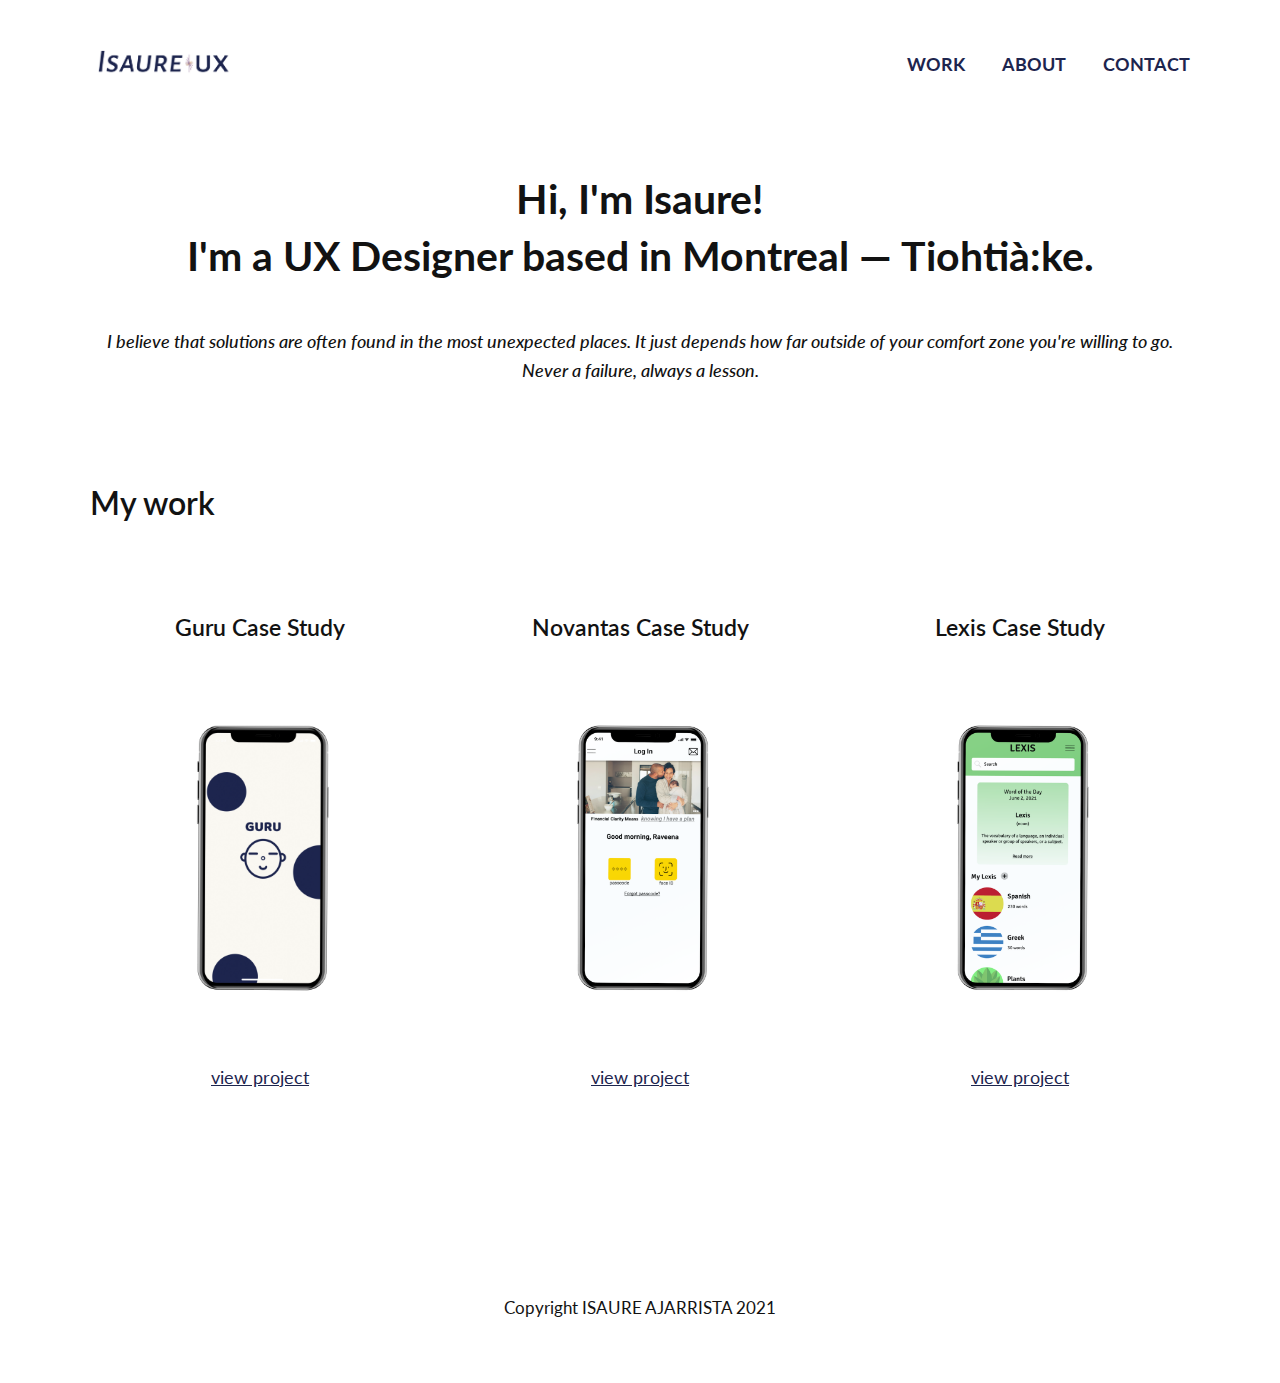
<file: index.html>
<!DOCTYPE html>
<html lang="en" dir="ltr">

<head>
<meta charset="utf-8">
<title>Isaure Ajarrista UX Designer Montreal</title>
 <link rel="shortcut icon" href="/favicon_package_v0.16/favicon.ico">
  <link rel="apple-touch-icon" sizes="180x180" href="favicon_package_v0.16/apple-touch-icon.png">
  <link rel="icon" type="image/png" sizes="32x32" href="favicon_package_v0.16/favicon-32x32.png">
  <link rel="icon" type="image/png" sizes="16x16" href="favicon_package_v0.16/favicon-16x16.png">
  <link rel="manifest" href="/site.webmanifest">
<link href="https://cdn.jsdelivr.net/npm/bootstrap@5.0.0-beta3/dist/css/bootstrap.min.css" rel="stylesheet" integrity="sha384-eOJMYsd53ii+scO/bJGFsiCZc+5NDVN2yr8+0RDqr0Ql0h+rP48ckxlpbzKgwra6" crossorigin="anonymous">
<meta name="msapplication-TileColor" content="#da532c">
<meta name="theme-color" content="#ffffff">
<link rel="stylesheet" type="text/css" href="https://necolas.github.io/normalize.css/8.0.1/normalize.css">
<link rel="stylesheet" type="text/css" href="css/style.css">
<link rel="stylesheet" type="text/css" href="css/bootstrap-grid.css">
<link rel="preconnect" href="https://fonts.gstatic.com">
<link href="https://fonts.googleapis.com/css2?family=Lato:wght@400;700&family=Roboto&display=swap" rel="stylesheet">
<link rel="stylesheet" href="https://use.fontawesome.com/releases/v5.15.3/css/all.css" integrity="sha384-SZXxX4whJ79/gErwcOYf+zWLeJdY/qpuqC4cAa9rOGUstPomtqpuNWT9wdPEn2fk" crossorigin="anonymous">
<meta name="viewport" content="width=device-width, initial-scale=1">
<!-- Global site tag (gtag.js) - Google Analytics -->
<script async src="https://www.googletagmanager.com/gtag/js?id=G-KWXFG2XT7S"></script>
<script>
  window.dataLayer = window.dataLayer || [];
  function gtag(){dataLayer.push(arguments);}
  gtag('js', new Date());

  gtag('config', 'G-KWXFG2XT7S');
</script>
</head>

<body>
  <!-- for the header -->
  <header id="header">
    <div class="container">
      <div class="navtoggle" id="myNavtoggle">
      <a href="index.html"><img src="img/me/banner-v2.png" class="logo" alt="Isaure's Logo"></a>
      <nav class="navigation">
        <ul>
          <li class="nav-container topBotomBordersOut"><a href="index.html">Work</a></li>
          <li class="nav-container topBotomBordersOut"> <a href="about.html#skills">About</a></li>
          <li class="nav-container topBotomBordersOut"><a href="contact.html" onclick="menuToggle()">Contact</a></li>
          <li><a href="javascript:void(0);" class="icon" onclick="menuToggle()"><i class="fas fa-bars"></i></a></li>
        </ul>
      </nav>
      </div>
    </div>
  </header>

  <main>
    <!-- for the hero section -->
    <div id="hero">
      <div class="container">
        <h1 class="title">Hi, I'm Isaure!<span> I'm a UX Designer based in Montreal — Tiohtià:ke. </span></h1>
        <p class="quote">I believe that solutions are often found in the most unexpected places. It just depends how far outside of your comfort zone you're willing to go. <span> Never a failure, always a lesson. </span></p>
      </div>
    </div>

    <!-- For works/projects -->
    <div id="projects">
      <div class="container">
        <h2> My work </h2>
        <div class="row">
          <!--open row that holds the 2 columns for project -->
          <div class="column col-md-6 col-lg-4">
            <div class="title-h3">
            <h3>Guru Case Study</h3>
            </div>
            <!-- open first column (image) -->
            <div class="img_wrap">
              <picture>
                <source srcset="img/guru/guruv2.png" media="(max-width:767px)">
               <img class= "img_img" src="img/guru/guruv2-1200.png" alt="Guru expert app mockup">
               <div class="overlay">
              <div class="text">
                <p> A web-based app that lets you contact an expert - mobile first design</p>
                <p> User Research, Usability Tests, Wireframing and Prototyping, Product Design</p></div>
                </div>
             </picture>
            </div>
            <div class="view-more">
             <p><a href="guru.html"> view project <i class="fas fa-angle-right"></i></a></p>
           </div>
           </div>
            

          <div class="column col-md-6 col-lg-4">
            <div class="title-h3"><h3>Novantas Case Study</h3></div>
            <div class="img_wrap">
              <picture>
                <source srcset="img/novantas-mockup.png" media="(max-width:767px)">
                <img class="img_img" src="img/novantas-mockup-1200.png" alt="Novantas app mockup">
                <div class="overlay">
                   <div class="text">
                 <p>Freelance contract.Signed NDA - limited information available online</p>
                 <p> UX Copy, Wireframing, Prototyping </p>
               </div>
             </div>
              </picture>
            </div>
            <div class="view-more">
            <p><a href="https://isaureaja.medium.com/creating-wireframes-for-customer-research-cbaf70f2c0a5"> view project <i class="fas fa-angle-right"></i></a></p></div>
            </div> 

        <div class="column col-md-6 col-lg-4">
            <div class="title-h3"><h3>Lexis Case Study</h3></div>
            <!-- open first column (image) -->
            <div class="img_wrap">
              <picture>
                <source srcset="img/lexis/home-page-mobile.png" media="(max-width:767px)">
               <img class= "img_img" src="img/lexis/home-page-mockup.png" alt="Lexis app mockup">
               <div class="overlay">
               <div class="text">
                <p class="img_description"> Mobile app - play games to learn words, learn a new word everyday</p>
                <p> Research, Usability Tests, Wireframing and Prototyping, Product Design</p></div>
              </div>
             </picture>
            </div>
            <div class=view-more>
            <p><a href="lexis.html"> view project <i class="fas fa-angle-right"></i></a></p>
          </div>
          </div>
        </div>
      </div>
    </div>       
  </main>

  <!-- for the footer -->
  <footer id="contact">
      <div class="socials">
      <!-- social media layout and placeholders -->
      <a href="https://www.linkedin.com/in/isaure/"><i class="fab fa-linkedin"></i></a>
      <a href="https://medium.com/@isaureaja"><i class="fab fa-medium"></i></a>
    </div>
    <div class="copyright">
      <p>Copyright ISAURE AJARRISTA 2021</p>
    </div>
  </footer>

  <!-- js script -->
  <script src="https://code.jquery.com/jquery-3.6.0.min.js" integrity="sha256-/xUj+3OJU5yExlq6GSYGSHk7tPXikynS7ogEvDej/m4=" crossorigin="anonymous"></script>
  <script src="js/script.js"></script>

</body>

</html>
</file>
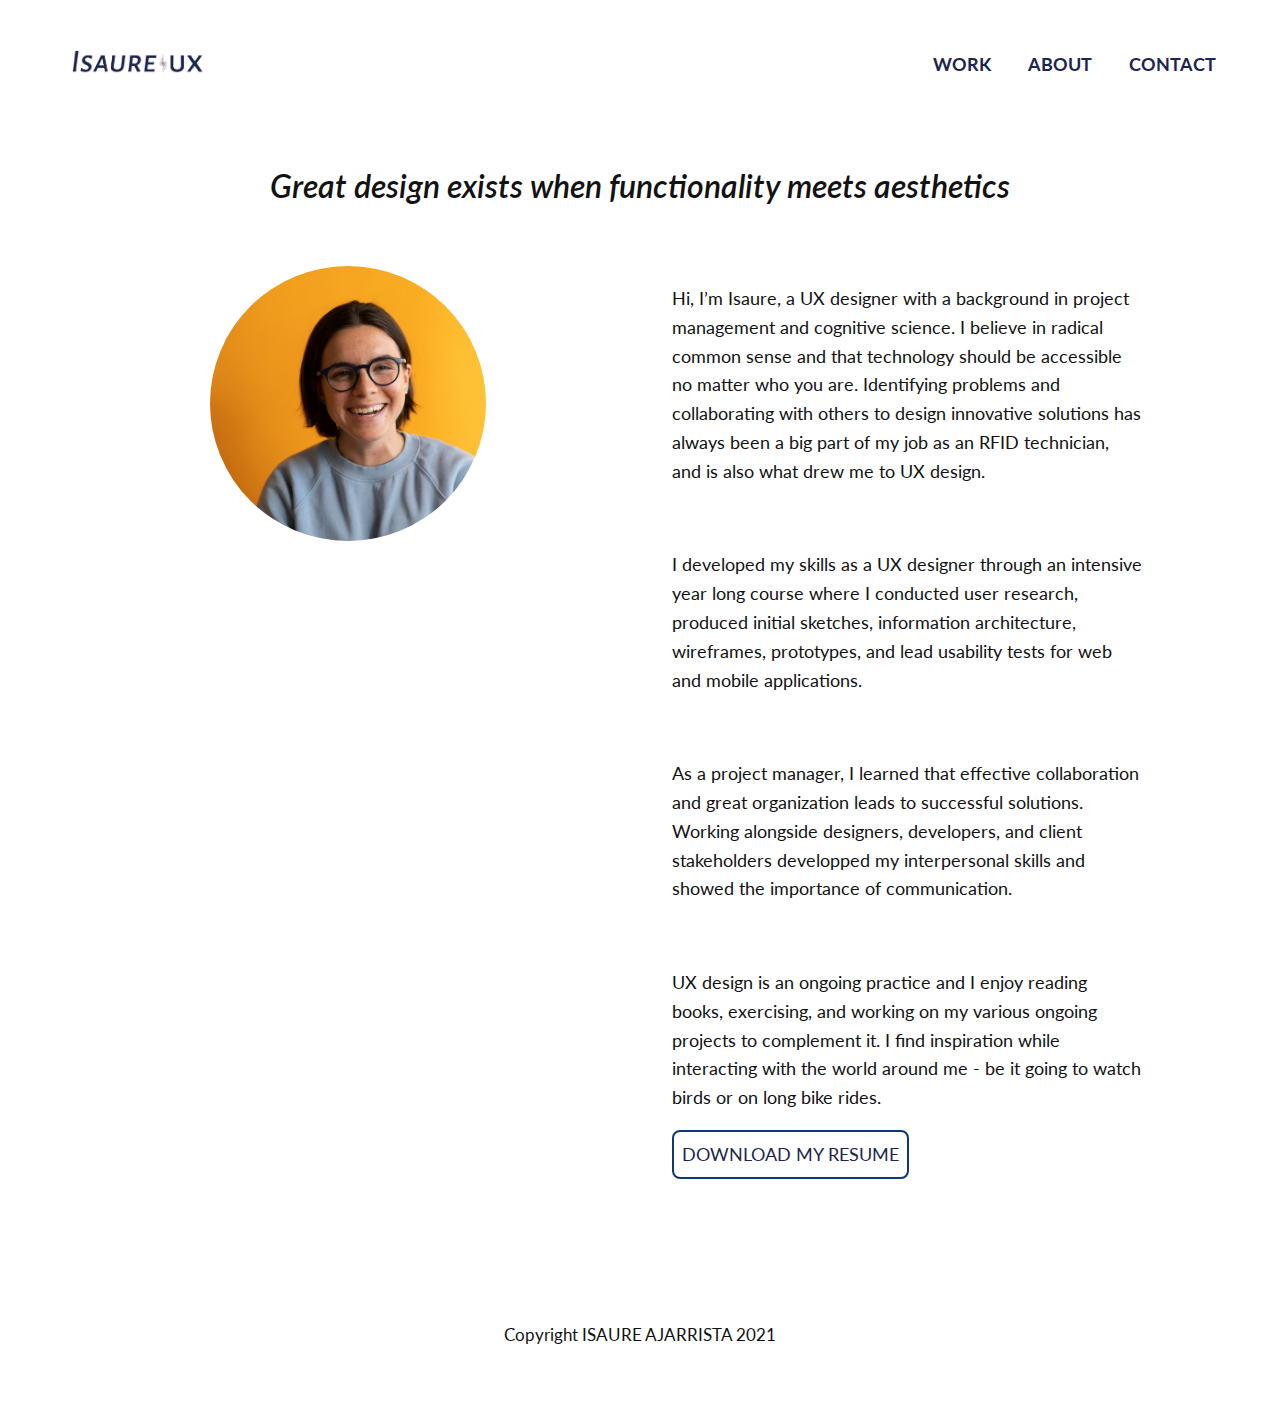
<file: about.html>
<!DOCTYPE html>
<html lang="en" dir="ltr">

<head>
  <meta charset="utf-8">
  <title>Isaure Ajarrista UX Designer Montreal</title>
  <link rel="shortcut icon" href="/favicon_package_v0.16/favicon.ico">
  <link rel="apple-touch-icon" sizes="180x180" href="favicon_package_v0.16/apple-touch-icon.png">
  <link rel="icon" type="image/png" sizes="32x32" href="favicon_package_v0.16/favicon-32x32.png">
  <link rel="icon" type="image/png" sizes="16x16" href="favicon_package_v0.16/favicon-16x16.png">
  <link rel="manifest" href="/site.webmanifest">
  <link href="https://cdn.jsdelivr.net/npm/bootstrap@5.0.0-beta3/dist/css/bootstrap.min.css" rel="stylesheet" integrity="sha384-eOJMYsd53ii+scO/bJGFsiCZc+5NDVN2yr8+0RDqr0Ql0h+rP48ckxlpbzKgwra6" crossorigin="anonymous">
  <meta name="msapplication-TileColor" content="#da532c">
  <meta name="theme-color" content="#ffffff">
  <link rel="stylesheet" type="text/css" href="https://necolas.github.io/normalize.css/8.0.1/normalize.css">
  <link rel="stylesheet" type="text/css" href="css/style.css">
  <link rel="preconnect" href="https://fonts.gstatic.com">
  <link href="https://fonts.googleapis.com/css2?family=Lato:wght@400;700&family=Roboto&display=swap" rel="stylesheet">
<link rel="stylesheet" href="https://use.fontawesome.com/releases/v5.15.3/css/all.css" integrity="sha384-SZXxX4whJ79/gErwcOYf+zWLeJdY/qpuqC4cAa9rOGUstPomtqpuNWT9wdPEn2fk" crossorigin="anonymous">
  <meta name="viewport" content="width=device-width, initial-scale=1">
  <!-- Global site tag (gtag.js) - Google Analytics -->
<script async src="https://www.googletagmanager.com/gtag/js?id=G-KWXFG2XT7S"></script>
<script>
  window.dataLayer = window.dataLayer || [];
  function gtag(){dataLayer.push(arguments);}
  gtag('js', new Date());

  gtag('config', 'G-KWXFG2XT7S');
</script>
</head>

<body>
  <!-- for the header -->
  <header id="header">
    <div class="container align">
      <div class="navtoggle" id="myNavtoggle">
      <a href="index.html"><img src="img/me/banner-v2.png" class="logo" alt="Isaure's Logo"></a>
      <nav class="navigation">
        <ul>
          <li class="nav-container topBotomBordersOut"><a href="index.html">Work</a></li>
          <li class="nav-container topBotomBordersOut"> <a href="about.html#skills">About</a></li>
          <li class="nav-container topBotomBordersOut"><a href="contact.html" onclick="menuToggle()">Contact</a></li>
          <li><a href="javascript:void(0);" class="icon" onclick="menuToggle()"><i class="fas fa-bars"></i></a></li>
        </ul>
      </nav>
    </div>
    </div>
  </header>

  <main>
    <!-- main section -->
    <div id="aboutme">
      <div class="container">
      <div class="row">
        <div class="quote">
        <h2>Great design exists when functionality meets aesthetics</h2>
      </div>
    <!-- photo and rest of main -->
    <div class="column col-md-6">
      <div class="personal-image">
        <picture>
          <source srcset="img/me/mev3.jpg" media="(max-width:767px)">
          <img src="img/me/mev3-1200.jpg" alt="a portrait of me">
        </picture>
      </div>
      </div>

      <div class="column col-md-6">
        <div class="about">
            <p> Hi, I’m Isaure, a UX designer with a background in project management and cognitive science. I believe in radical common sense and that technology should be accessible no matter who you are. Identifying problems and collaborating with others to design innovative solutions has always been a big part of my job as an RFID technician, and is also what drew me to UX design.</p>
            <br> 
            <p> I developed my skills as a UX designer through an intensive year long course where I conducted user research, produced initial sketches, information architecture, wireframes, prototypes, and lead usability tests for web and mobile applications.</p>
            <br>
            <p> As a project manager, I learned that effective collaboration and great organization leads to successful solutions. Working alongside designers, developers, and client stakeholders developped my interpersonal skills and showed the importance of communication.</p>
            <br>
            <p>UX design is an ongoing practice and I enjoy reading books, exercising, and working on my various ongoing projects to complement it. I find inspiration while interacting with the world around me - be it going to watch birds or on long bike rides.<p>
            <div class="resume">
            <a href="files/isaure-ajarrista-ux-v2.pdf" download target="_blank" class="button resume"> download my resume </a>
          </div>
        </div>
        </div>
         </div>
        </div>
      </div>
   </div>
  </main>

  <!-- for the footer -->
  <footer id="contact">
    <div class="container">
       <div class="socials">
      <!-- social media layout and placeholders -->
      <a href="https://www.linkedin.com/in/isaure/"><i class="fab fa-linkedin"></i></a>
      <a href="https://medium.com/@isaureaja"><i class="fab fa-medium"></i></a>
    </div>
    <div class="copyright">
      <p>Copyright ISAURE AJARRISTA 2021</p>
    </div>
  </footer>

  <!-- js script -->
  <script src="https://code.jquery.com/jquery-3.6.0.min.js" integrity="sha256-/xUj+3OJU5yExlq6GSYGSHk7tPXikynS7ogEvDej/m4=" crossorigin="anonymous"></script>
  <script src="js/script.js"></script>
</body>

</html>
</file>
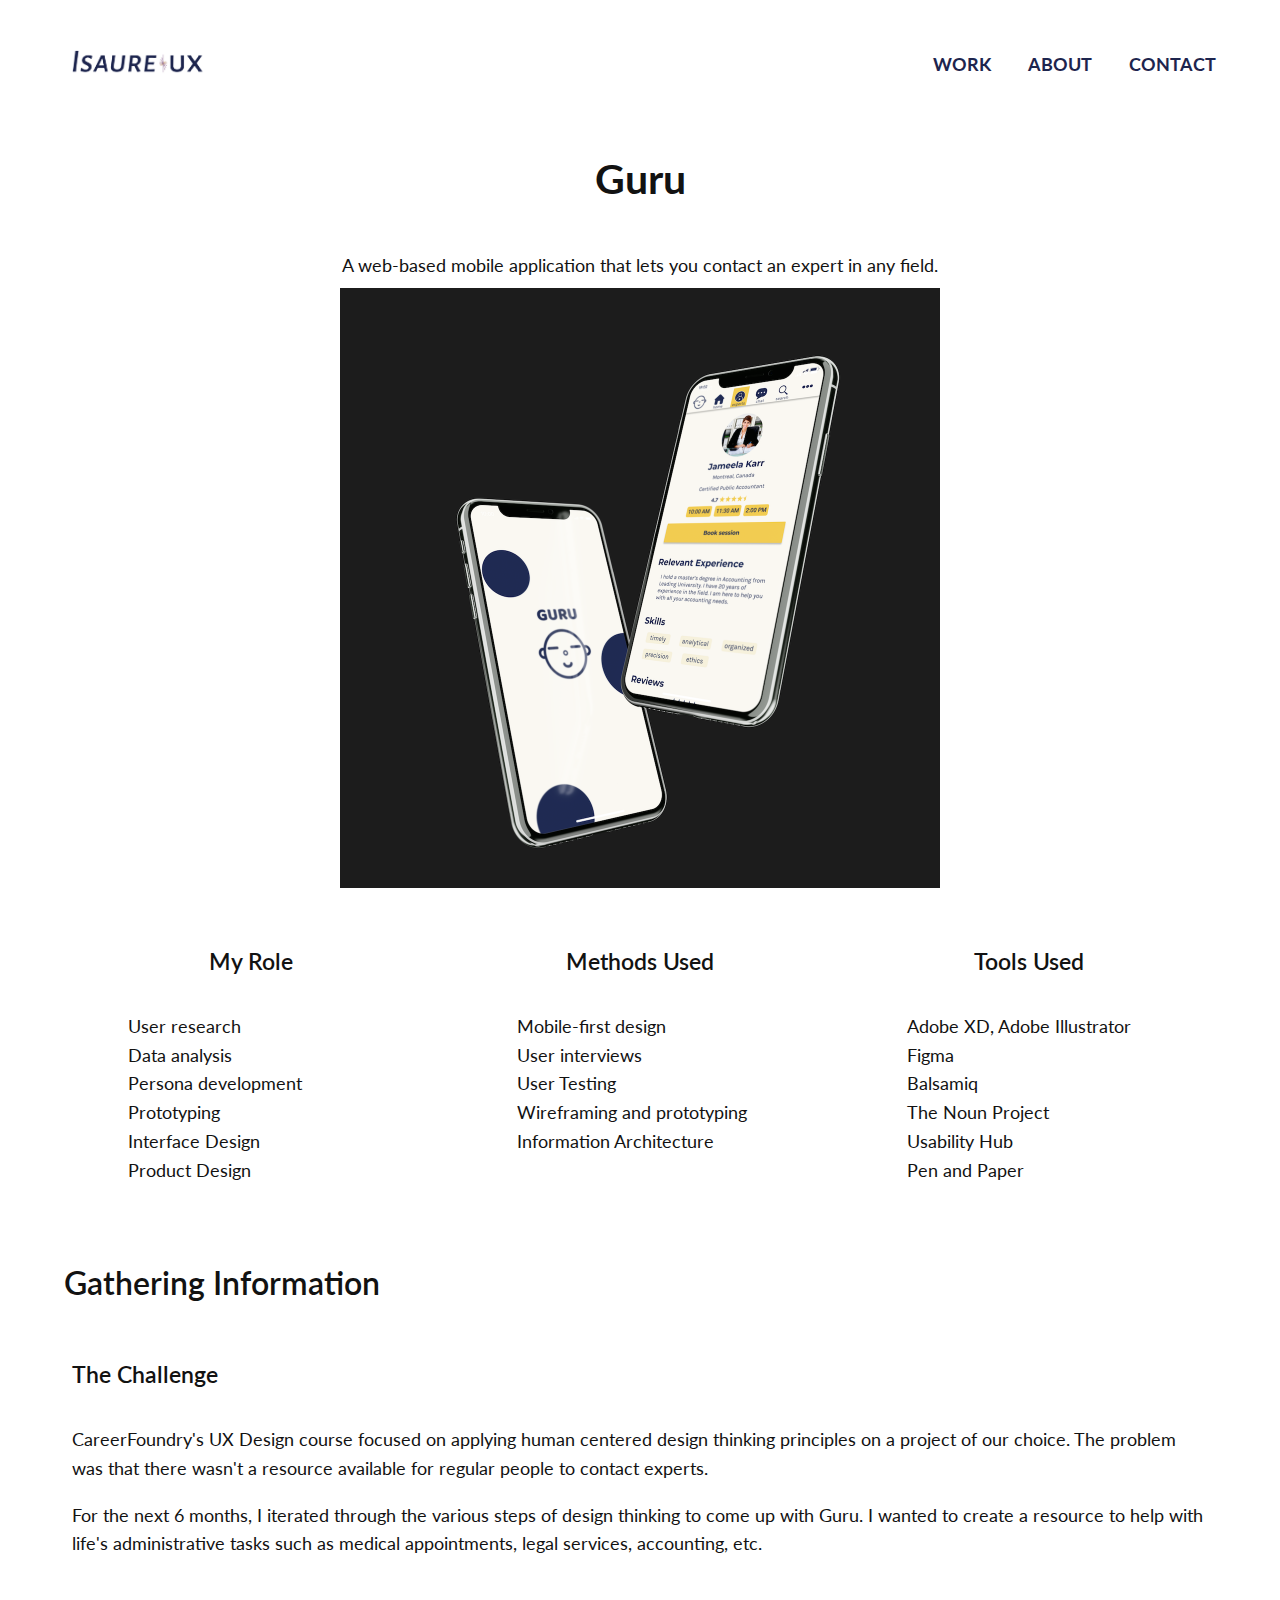
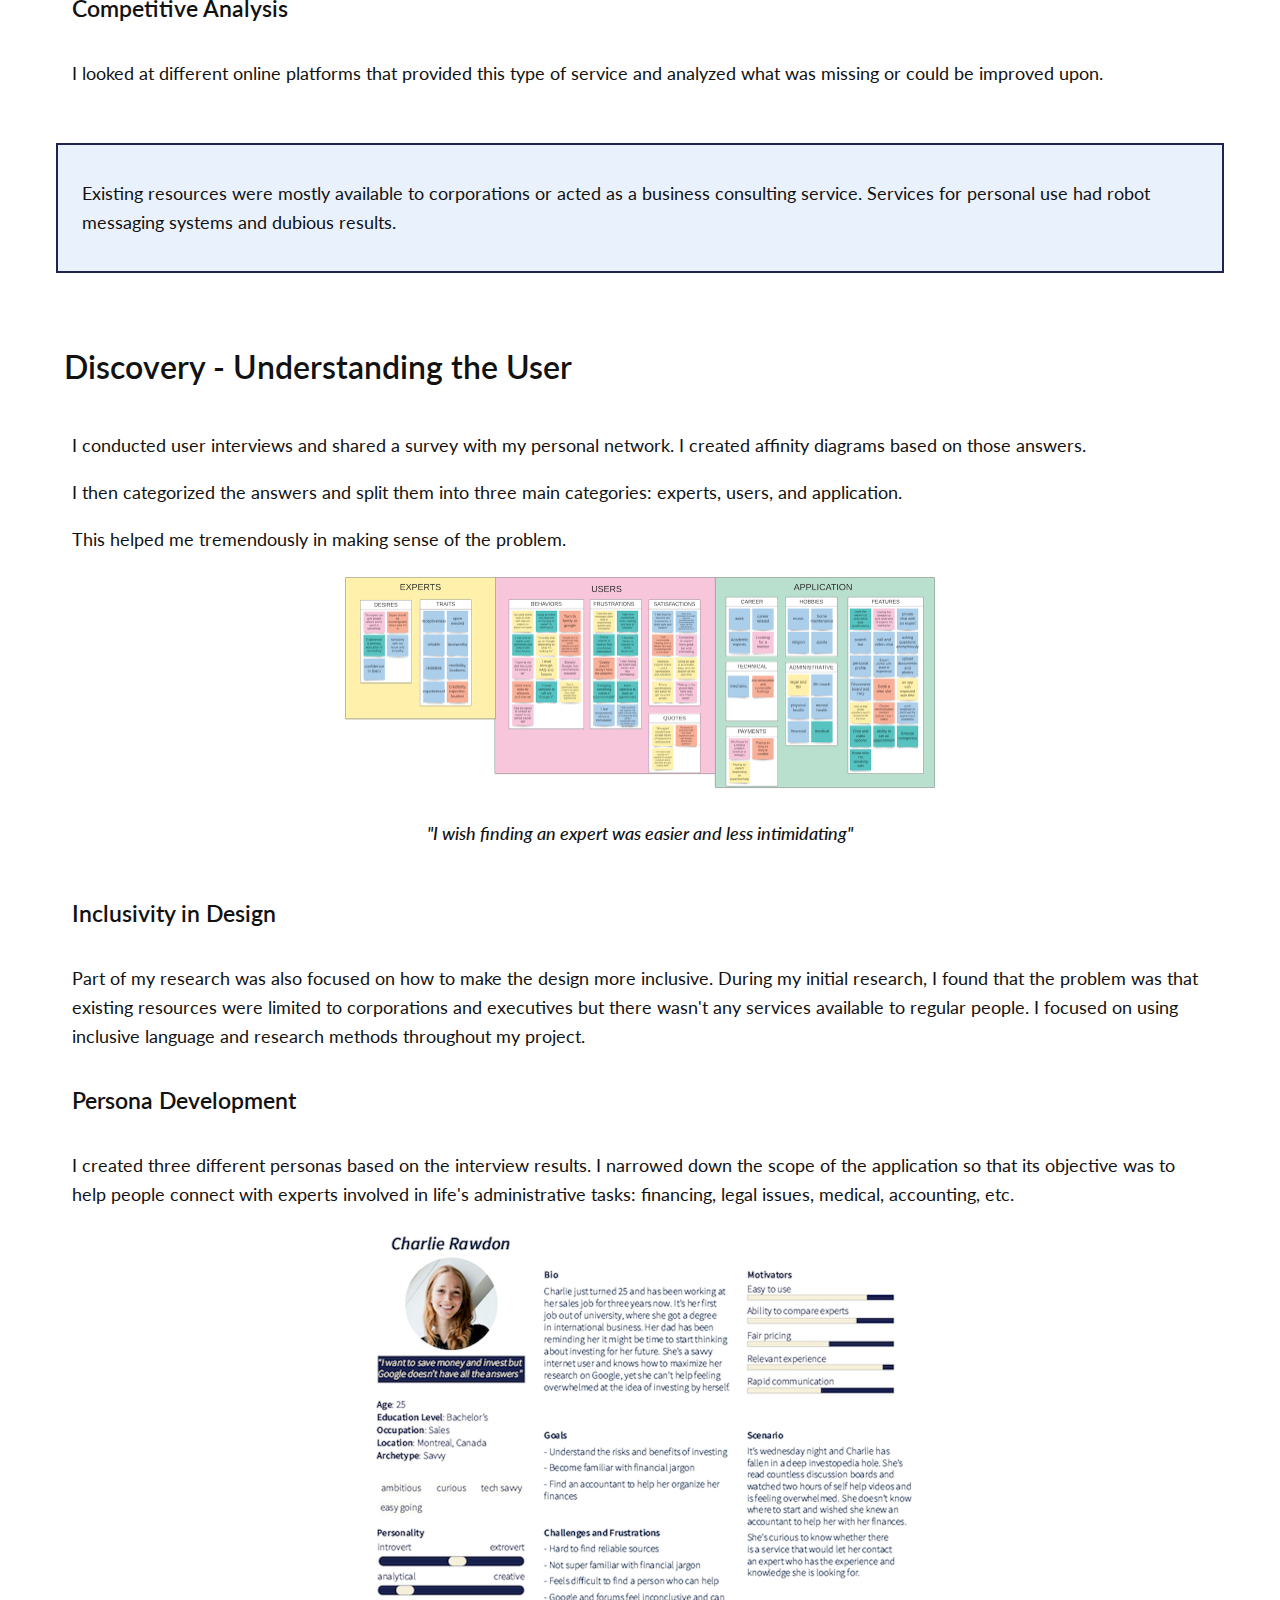
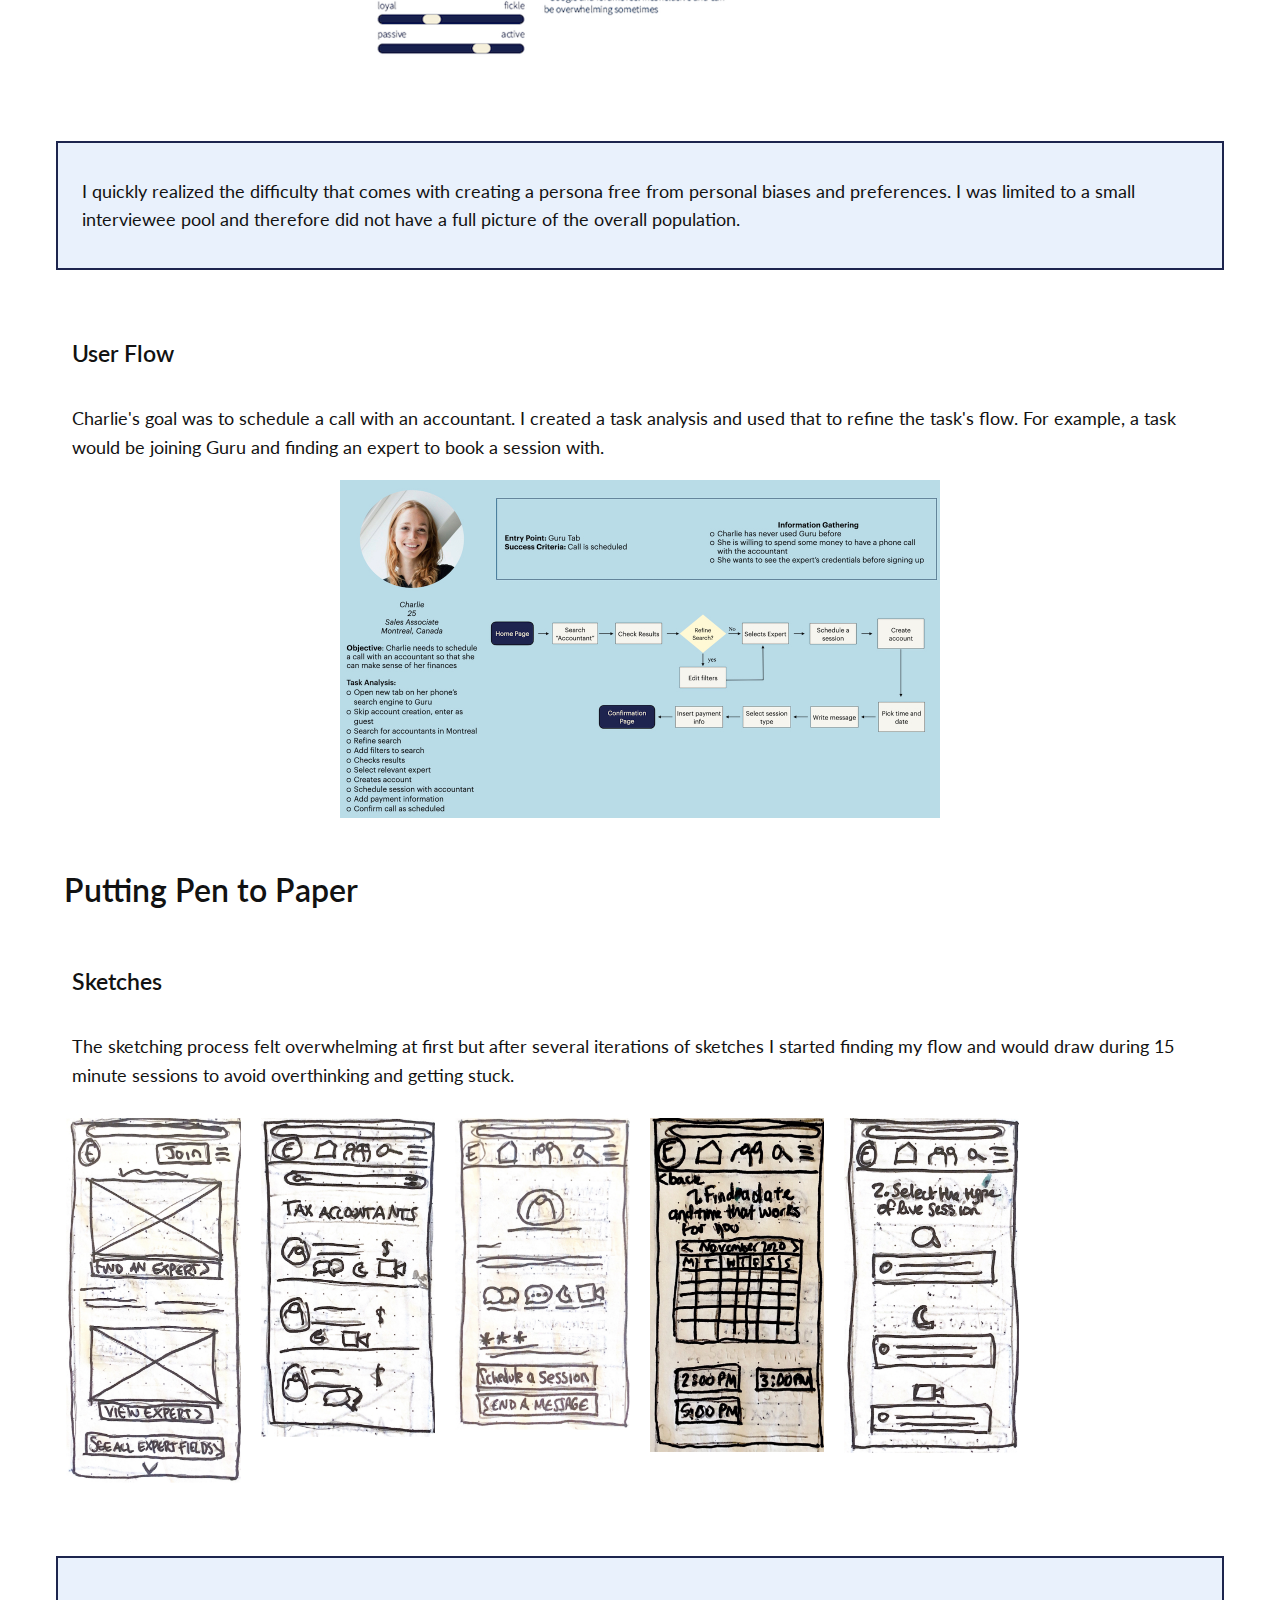
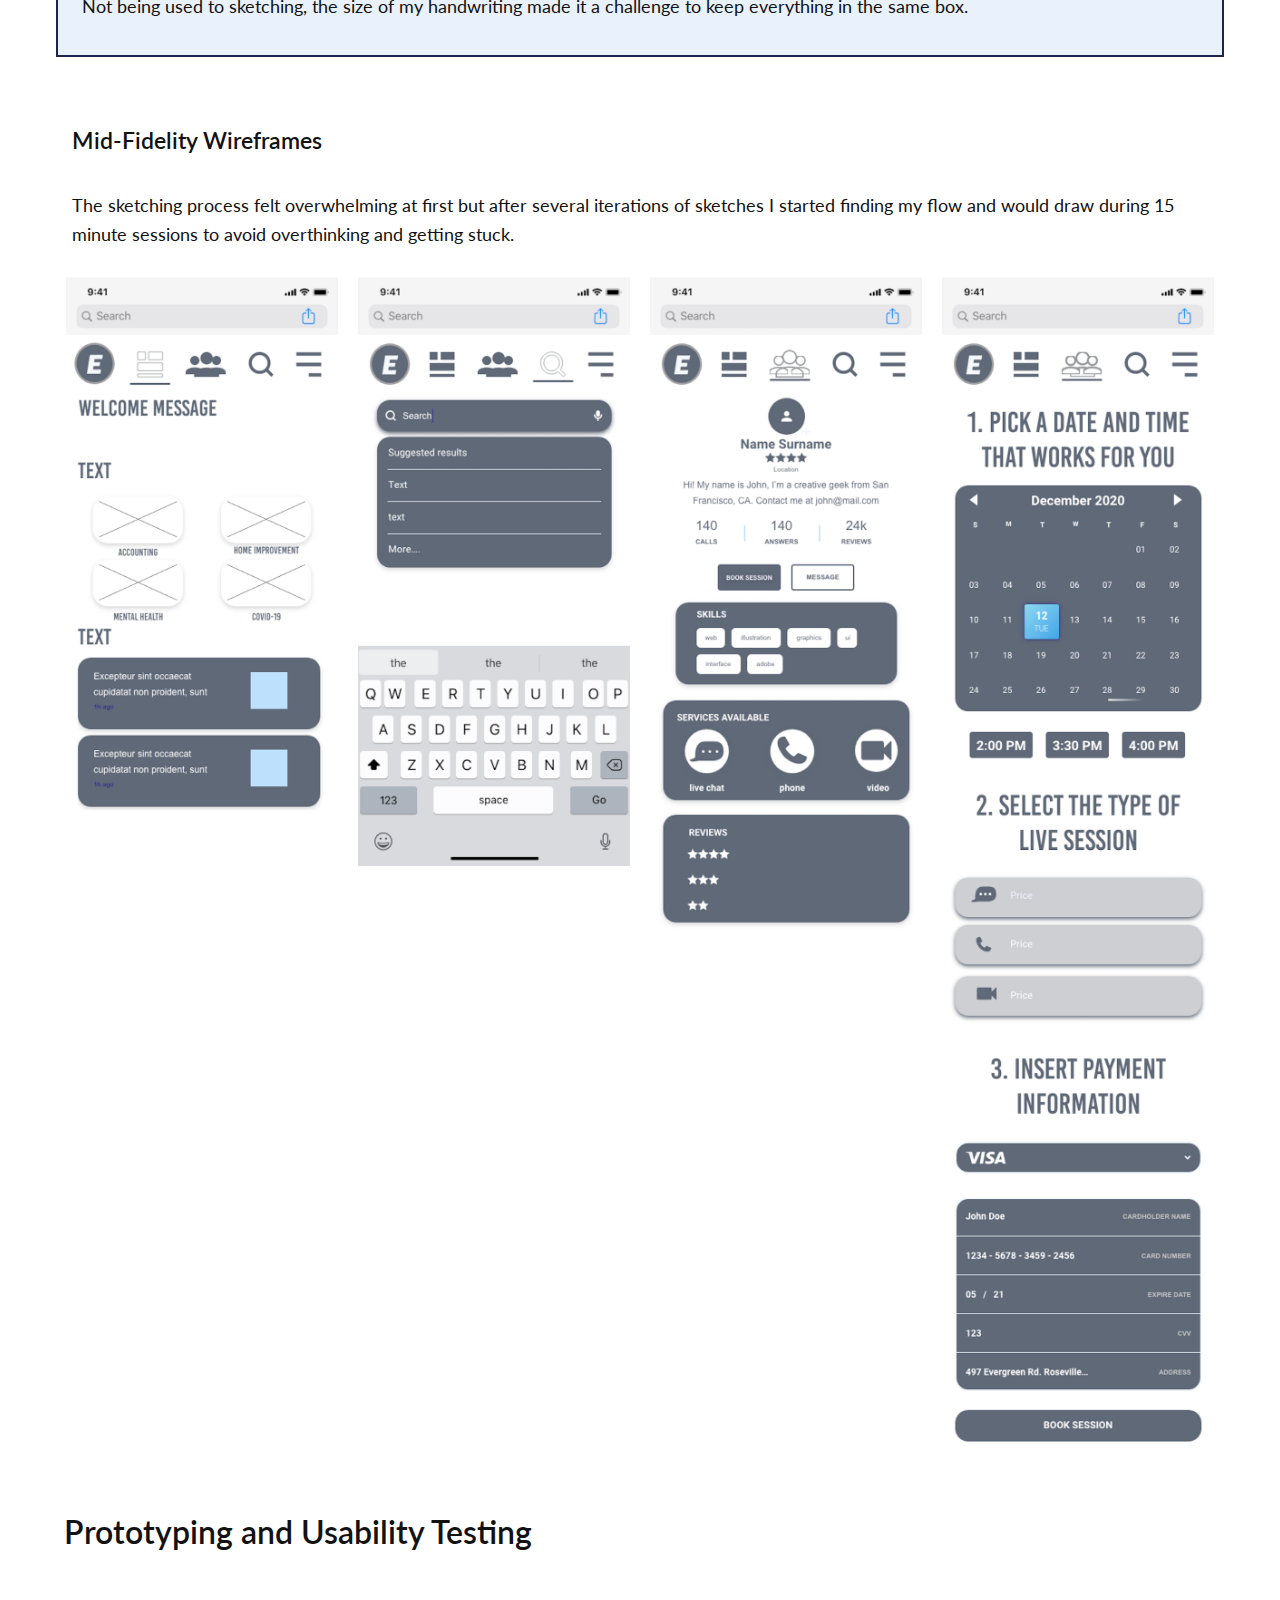
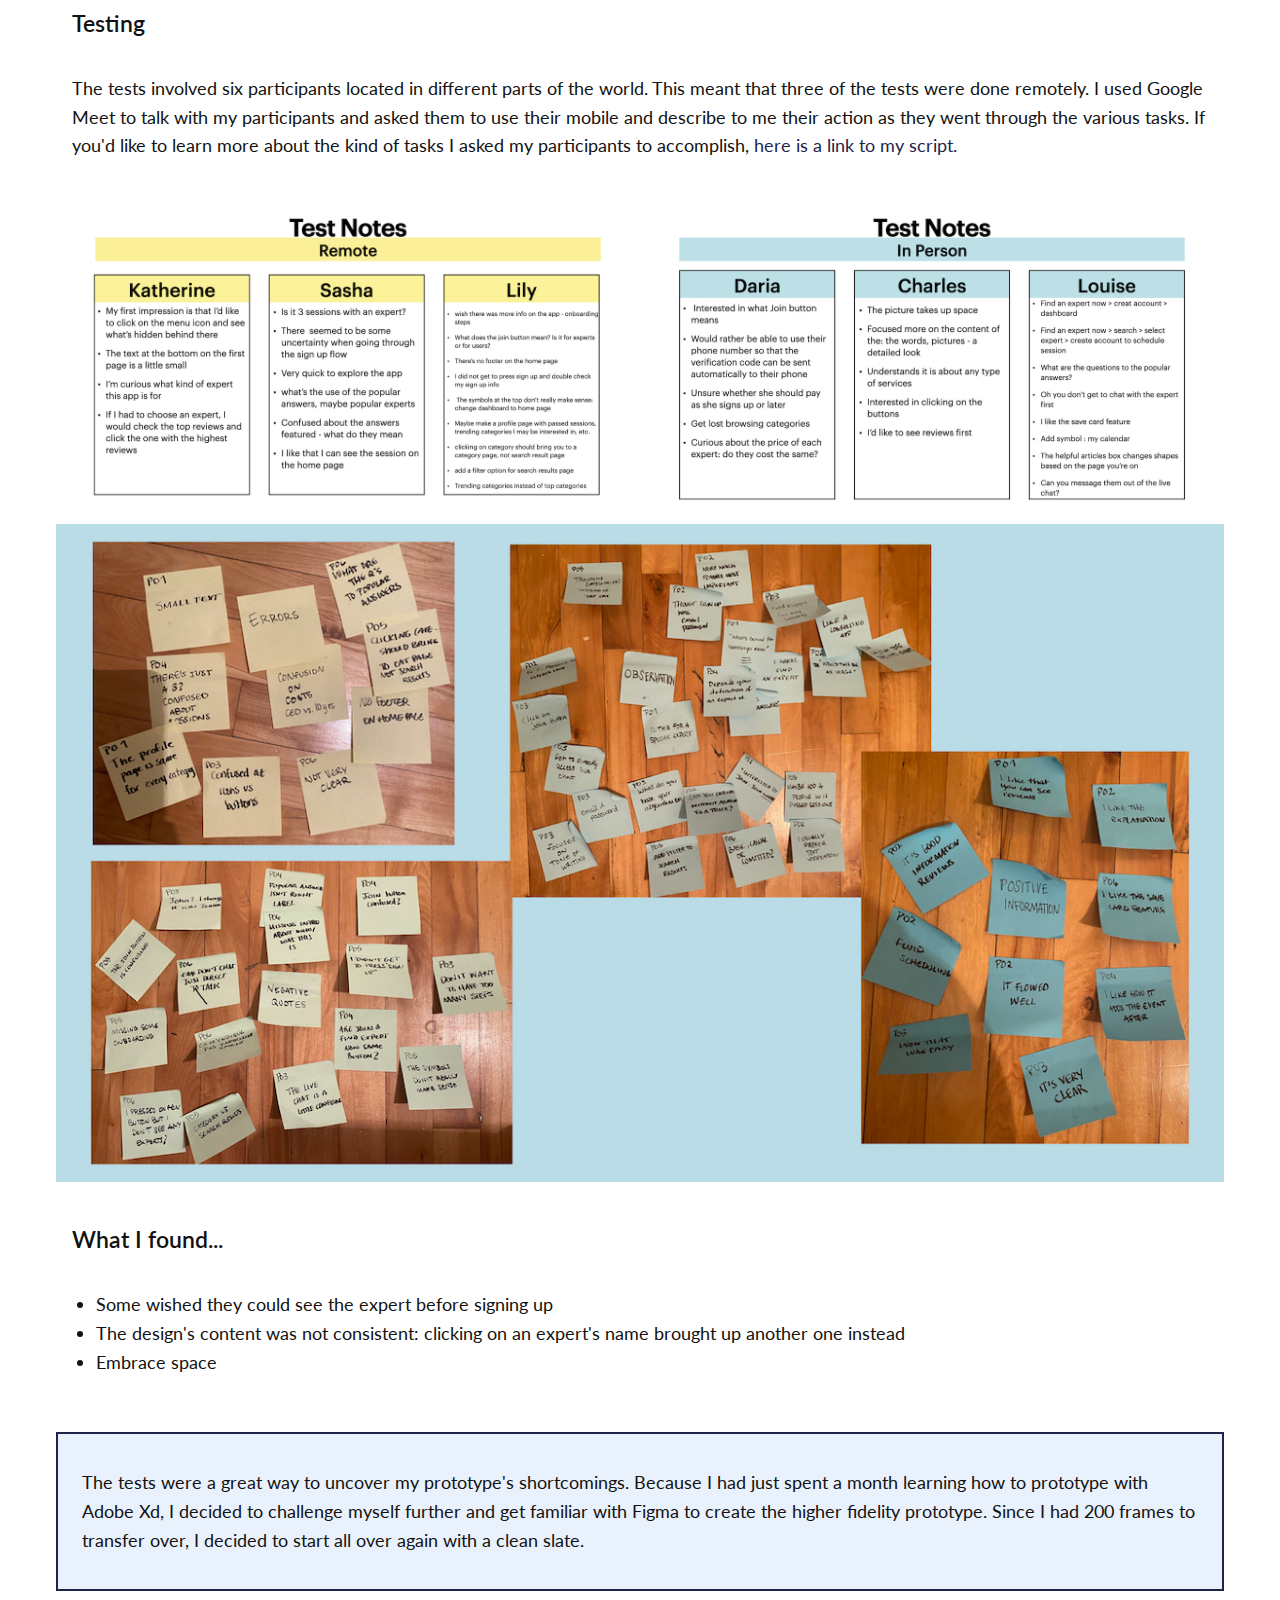
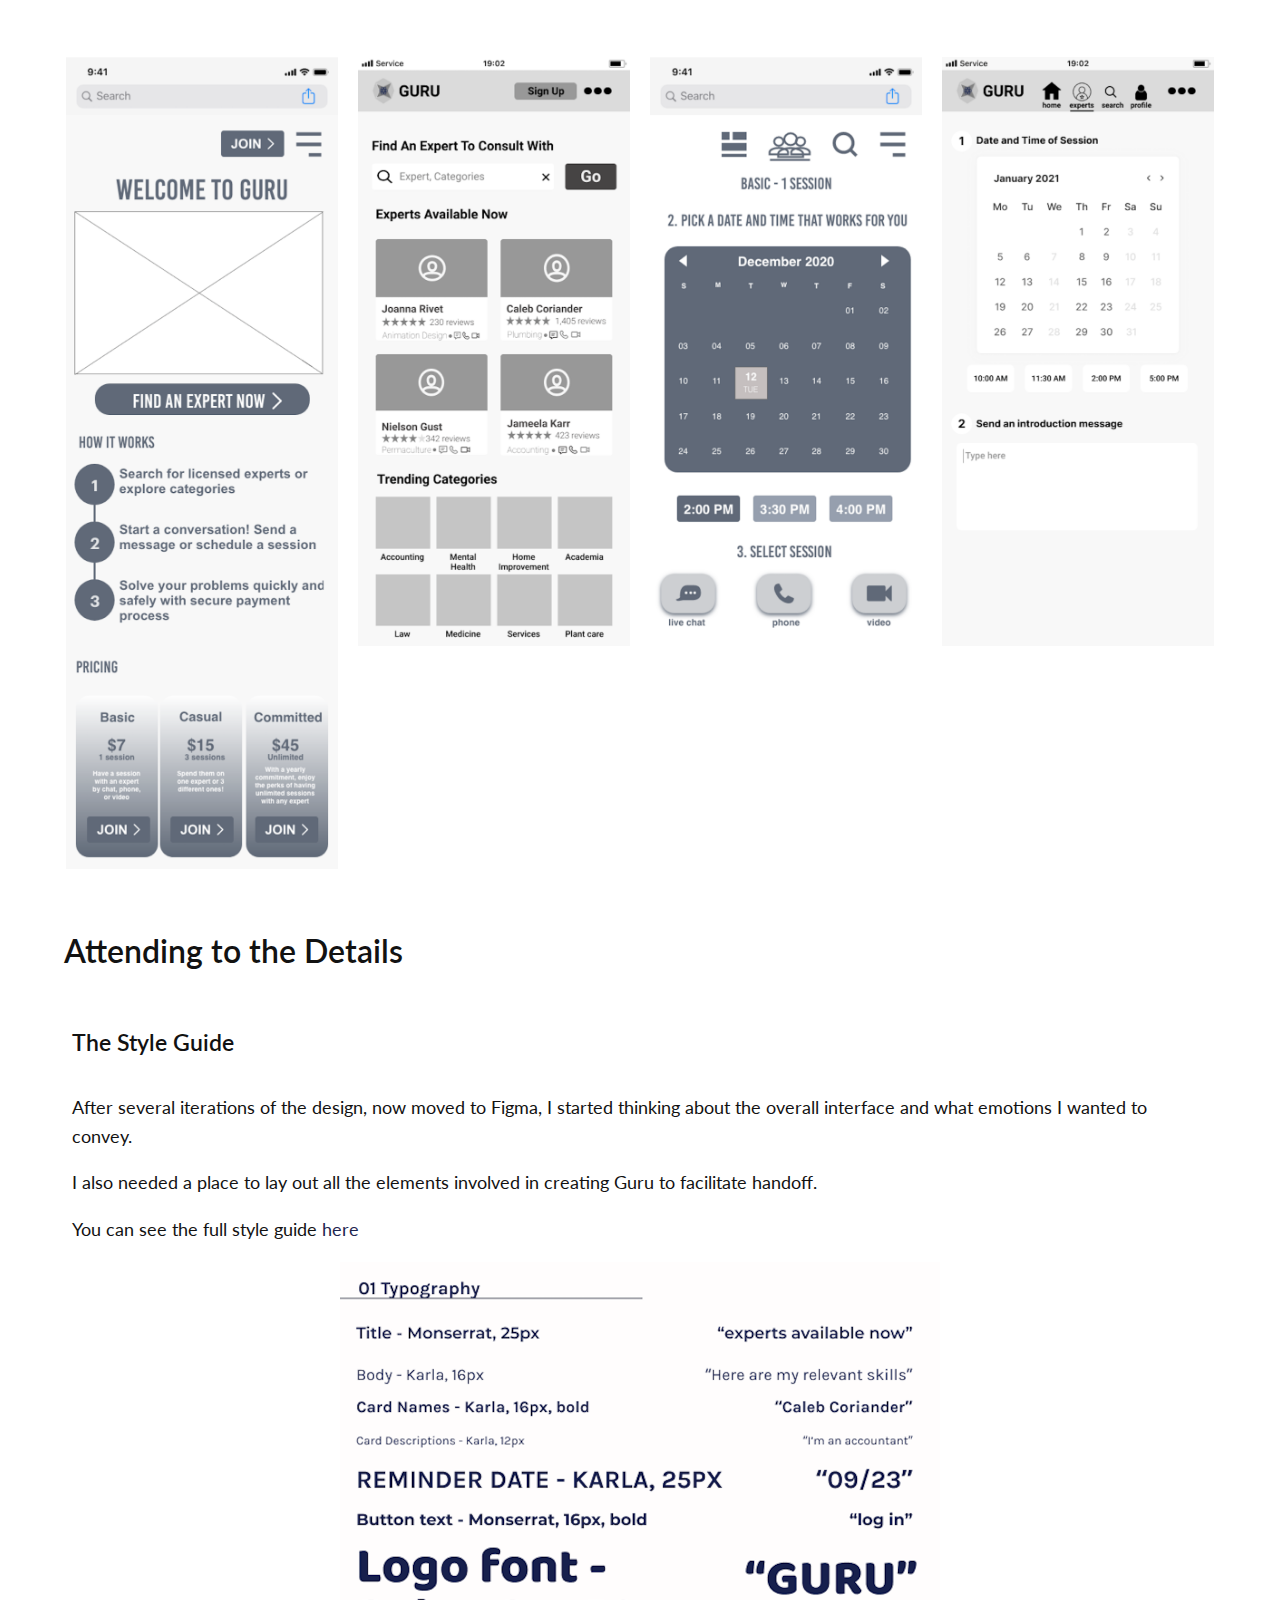
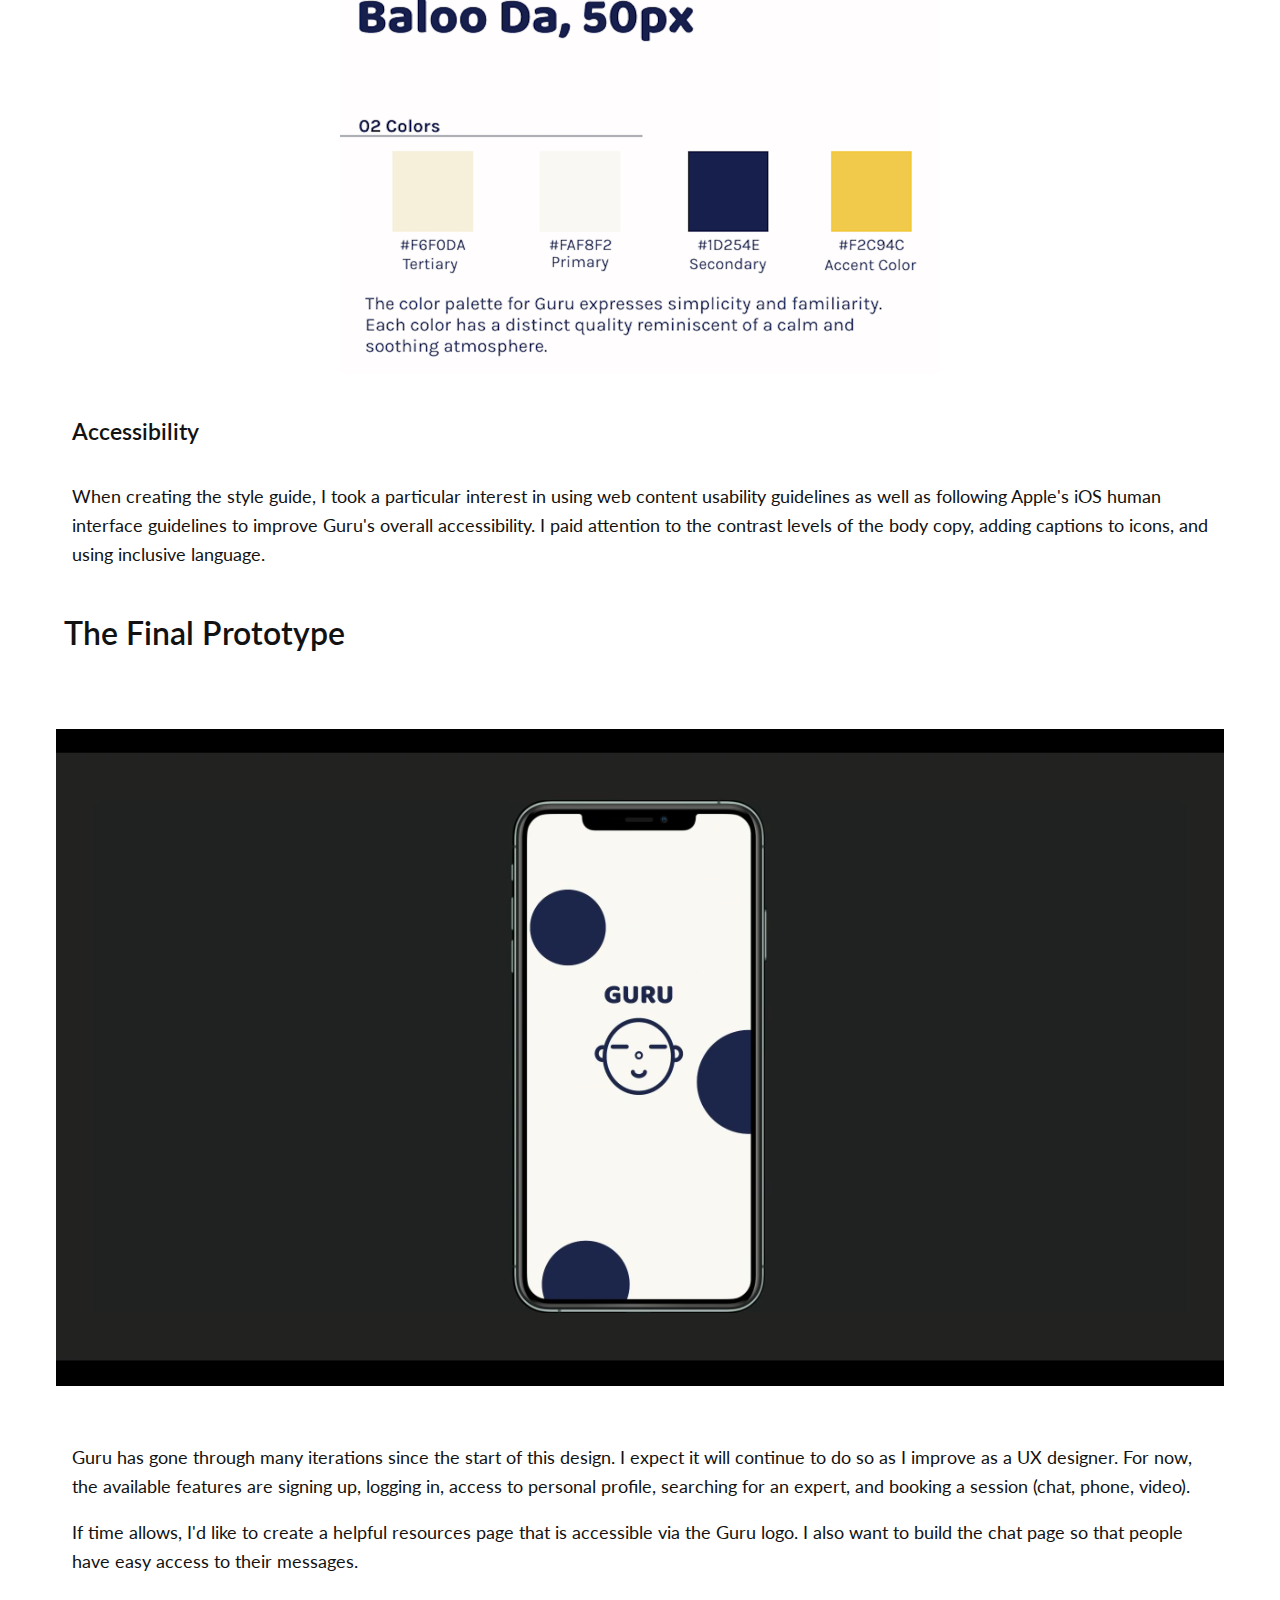
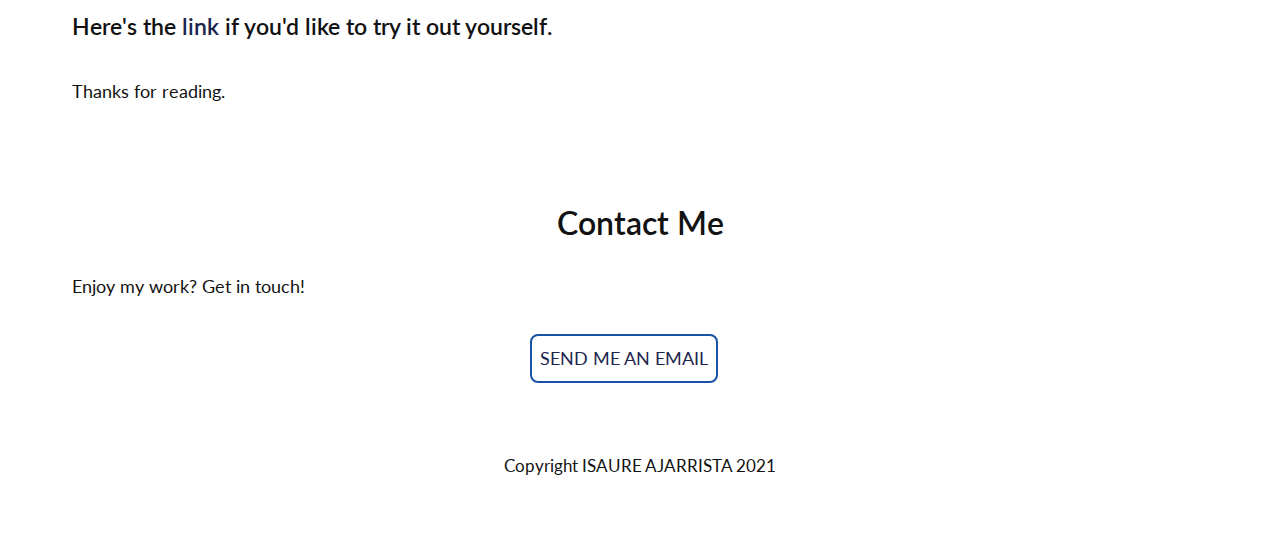
<file: guru.html>
<!DOCTYPE html>
<html lang="en" dir="ltr">

<head>
  <meta charset="utf-8">
  <title>Isaure Ajarrista UX Designer Montreal</title>
  <link rel="shortcut icon" href="/favicon_package_v0.16/favicon.ico">
  <link rel="apple-touch-icon" sizes="180x180" href="favicon_package_v0.16/apple-touch-icon.png">
  <link rel="icon" type="image/png" sizes="32x32" href="favicon_package_v0.16/favicon-32x32.png">
  <link rel="icon" type="image/png" sizes="16x16" href="favicon_package_v0.16/favicon-16x16.png">
  <link rel="manifest" href="/site.webmanifest">
  <link href="https://cdn.jsdelivr.net/npm/bootstrap@5.0.0-beta3/dist/css/bootstrap.min.css" rel="stylesheet" integrity="sha384-eOJMYsd53ii+scO/bJGFsiCZc+5NDVN2yr8+0RDqr0Ql0h+rP48ckxlpbzKgwra6" crossorigin="anonymous">
  <meta name="msapplication-TileColor" content="#da532c">
  <meta name="theme-color" content="#ffffff">
  <link rel="stylesheet" type="text/css" href="https://necolas.github.io/normalize.css/8.0.1/normalize.css">
  <link rel="stylesheet" type="text/css" href="css/style.css">
  <link rel="preconnect" href="https://fonts.gstatic.com">
  <link href="https://fonts.googleapis.com/css2?family=Lato:wght@400;700&family=Roboto&display=swap" rel="stylesheet">
  <link rel="stylesheet" href="https://use.fontawesome.com/releases/v5.15.3/css/all.css" integrity="sha384-SZXxX4whJ79/gErwcOYf+zWLeJdY/qpuqC4cAa9rOGUstPomtqpuNWT9wdPEn2fk" crossorigin="anonymous">
  <meta name="viewport" content="width=device-width, initial-scale=1">
  <!-- Global site tag (gtag.js) - Google Analytics -->
<script async src="https://www.googletagmanager.com/gtag/js?id=G-KWXFG2XT7S"></script>
<script>
  window.dataLayer = window.dataLayer || [];
  function gtag(){dataLayer.push(arguments);}
  gtag('js', new Date());

  gtag('config', 'G-KWXFG2XT7S');
</script>
</head>

<body>
  <!-- for the header -->
  <header id="header">
    <div class="container align">
      <div class="navtoggle" id="myNavtoggle">
      <a href="index.html"><img src="img/me/banner-v2.png" class="logo" alt="Isaure's Logo"></a>
      <nav class="navigation">
        <ul>
          <li class="nav-container topBotomBordersOut"><a href="index.html">Work</a></li>
          <li class="nav-container topBotomBordersOut"> <a href="about.html#skills">About</a></li>
          <li class="nav-container topBotomBordersOut"><a href="contact.html" onclick="menuToggle()">Contact</a></li>
          <li><a href="javascript:void(0);" class="icon" onclick="menuToggle()"><i class="fas fa-bars"></i></a></li>
        </ul>
      </nav>
    </div>
    </div>
  </header>

  <main id="main">
    <!-- Guru title -->
    <div id="title">
      <!-- Title Container -->
      <div class="container h1-title">
        <h1>Guru</h1><span>A web-based mobile application that lets you contact an expert in any field.</span>
      </div>
      <!-- project mockup photo -->
      <div id="image">
        <!--container -->
        <picture>
          <source srcset="img/guru/case-study-mobile/mockup.png" media="(max-width:767px)">
          <img src="img/guru/case-study-desktop/mockup.png" alt="guru case study title mockup">
        </picture>
      </div>
    </div>

  <div class="container methods">
    <!-- row for 3 columns:role, methods, tools used -->
    <div class="row" id="summary">
      <!-- column 1 my role -->
      <div class="column col-sm-4 col-md-4 col-lg-4">
        <div class="methods-h3">
        <h3>My Role</h3>
      </div>
        <ul>
          <li>User research</li>
          <li>Data analysis</li>
          <li>Persona development</li>
          <li>Prototyping</li>
          <li>Interface Design</li>
          <li>Product Design</li>
        </ul>
      </div>

      <!-- column 2 methods used -->
      <div class="column col-sm-4 col-md-4 col-lg-4">
        <div class="methods-h3">
        <h3>Methods Used</h3>
      </div>
        <ul>
          <li>Mobile-first design</li>
          <li>User interviews</li>
          <li>User Testing</li>
          <li>Wireframing and prototyping</li>
          <li>Information Architecture</li>
        </ul>
      </div>

      <!-- column 3 tools used -->
      <div class="column col-sm-4 col-md-4 col-lg-4">
        <div class="methods-h3">
        <h3>Tools Used</h3>
      </div>
        <ul>
          <li>Adobe XD, Adobe Illustrator</li>
          <li>Figma</li>
          <li>Balsamiq</li>
          <li>The Noun Project</li>
          <li>Usability Hub </li>
          <li>Pen and Paper</li>
        </ul>
      </div>
    </div>
  </div>

    <!-- container: gathering information phase -->
  <div class="container body">
      <!-- title -->
      <div>
        <h2>Gathering Information</h2>
      </div>

      <!-- the challenge -->
      <div>
        <h3>The Challenge</h3>
        <p>CareerFoundry's UX Design course focused on applying human centered design thinking principles on a project of our choice. The problem was that there wasn't a resource available for regular people to contact experts.</p>
        <p>For the next 6 months, I iterated through the various steps of design thinking to come up with Guru. I wanted to create a resource to help with life's administrative tasks such as medical appointments, legal services, accounting, etc. </p>
      </div>

      <!-- competitive analysis -->
      <div>
        <div>
          <h3>Competitive Analysis</h3>
          <p>I looked at different online platforms that provided this type of service and analyzed what was missing or could be improved upon.</p>
        </div>
        <!-- callout -->
        <div class="callout">
          <p>Existing resources were mostly available to corporations or acted as a business consulting service. Services for personal use had robot messaging systems and dubious results. </p>
        </div>
      </div>
    </div>

      <!-- discovery - understanding the user -->
      <div class="container">
        <div>
          <h2>Discovery - Understanding the User</h2>
          <p>I conducted user interviews and shared a survey with my personal network. I created affinity diagrams based on those answers.</p>
          <p>I then categorized the answers and split them into three main categories: experts, users, and application.</p>
          <p>This helped me tremendously in making sense of the problem.</p>
        </div>
        <!-- affinity diagram image -->
        <div id="image">
          <picture>
            <source srcset="img/guru/case-study-mobile/affinity-diagram.png" media="(max-width:767px)">
            <img src="img/guru/case-study-desktop/affinity-diagram-1200.png" alt="affinity board">
          </picture>
          <p class="quote ">"I wish finding an expert was easier and less intimidating"</p>
        </div>

      <!-- inclusivity in design -->
      <div>
        <h3>Inclusivity in Design</h3>
        <p>Part of my research was also focused on how to make the design more inclusive. During my initial research, I found that the problem was that existing resources were limited to corporations and executives but there wasn't any services
          available to regular people. I focused on using inclusive language and research methods throughout my project.</p>
      </div>

      <!-- Persona Development -->
      <div>
        <div>
          <h3>Persona Development</h3>
          <p>I created three different personas based on the interview results. I narrowed down the scope of the application so that its objective was to help people connect with experts involved in life's administrative tasks: financing, legal
            issues, medical, accounting, etc.</p>
        </div>
        <!-- persona image -->
        <div id="image">
          <picture>
            <source srcset="img/guru/case-study-mobile/userpersona.png" media="(max-width:767px)">
            <img src="img/guru/case-study-desktop/charlie-userpersona.png" alt="Charlie, my user persona">
          </picture>
        </div>
        <!-- callout -->
        <div class="callout">
          <p>I quickly realized the difficulty that comes with creating a persona free from personal biases and preferences. I was limited to a small interviewee pool and therefore did not have a full picture of the overall population.</p>
        </div>
      </div>

      <!-- User Flow -->
      <div>
        <div>
          <h3>User Flow</h3>
          <p>Charlie's goal was to schedule a call with an accountant. I created a task analysis and used that to refine the task's flow. For example, a task would be joining Guru and finding an expert to book a session with.</p>
        </div>
        <!-- user flow image -->
        <div id="image">
          <picture>
            <source srcset="img/guru/case-study-mobile/userflow.jpeg" media="(max-width:767px)">
            <img src="img/guru/case-study-desktop/userflow.jpg" alt="Charlie's user flow. The task was booking a call.">
          </picture>
        </div>
      </div>
    </div>

    <!-- Putting Pen to Paper Section -->
    <div class="container">
      <!-- title -->
      <div>
        <h2>Putting Pen to Paper</h2>
      </div>

      <!-- Sketches -->
      <div>
        <div>
          <h3>Sketches</h3>
          <p>The sketching process felt overwhelming at first but after several iterations of sketches I started finding my flow and would draw during 15 minute sessions to avoid overthinking and getting stuck.</p>
        </div>
        <!--Sketches Images-->
        <div class="row">
          <!-- column 1 - main page image -->
          <div class="column col-md-3 col-lg-2">
            <picture>
              <source srcset="img/guru/sketches/sketches-mobile/main.jpg" media="(max-width:767px)">
              <img src="img/guru/sketches/sketches-desktop/main-1200.jpg" alt="The main page of the app, sketched on paper with dark pen.">
            </picture>
          </div>
          <!-- column 2 - search results image -->
          <div  class="column col-md-3 col-lg-2">
            <picture>
              <source srcset="img/guru/sketches/sketches-mobile/search-results.jpg" media="(max-width:767px)">
              <img src="img/guru/sketches/sketches-desktop/search-results-1200.jpg" alt="search results, sketched on paper with dark pen.">
            </picture>
          </div>
          <!-- column 3 - expert page -->
          <div  class="column col-md-3 col-lg-2">
            <picture>
              <source srcset="img/guru/sketches/sketches-mobile/expert-page.jpg" media="(max-width:767px)">
              <img src="img/guru/sketches/sketches-desktop/expert-page-1200.jpg" alt="profile page of the expert, sketched on paper with dark pen.">
            </picture>
          </div>
          <!-- column 4 - calendar image -->
          <div  class="column col-md-3 col-lg-2">
            <picture>
              <source srcset="img/guru/sketches/sketches-mobile/calendar.jpg" media="(max-width:767px)">
              <img src="img/guru/sketches/sketches-desktop/calendar-1200.jpg" alt="session booking calendar, sketched on paper with dark pen.">
            </picture>
          </div>

          <!-- column 5 - session type -->
          <div  class="column col-md-3 col-lg-2">
            <picture>
              <source srcset="img/guru/sketches/sketches-mobile/session-type.jpg" media="(max-width:767px)">
              <img src="img/guru/sketches/sketches-desktop/session-type-1200.jpg" alt="Choose a type of session - phone, chat, or video, sketched on paper with dark pen.">
            </picture>
          </div>
        </div>

        <!-- callout box-->
        <div class="callout">
          <p>Not being used to sketching, the size of my handwriting made it a challenge to keep everything in the same box.</p>
        </div>
      </div>

      <!-- Mid fidelity wireframes-->
      <div>
        <div>
          <h3>Mid-Fidelity Wireframes</h3>
          <p>The sketching process felt overwhelming at first but after several iterations of sketches I started finding my flow and would draw during 15 minute sessions to avoid overthinking and getting stuck.</p>
        </div>

        <!-- images -->
        <div class="row">
          <!-- column 1 - main page -->
          <div class="column col-lg-3">
            <picture>
              <source srcset="img/guru/mid-fid-mobile/main.png" media="(max-width:767px)">
              <img src="img/guru/mid-fid-desktop/home.png" alt="The main page of the app, mid fidelity wireframe designed on Adobe XD">
            </picture>
          </div>
          <!-- column 2 - search results image -->
          <div class="column col-lg-3">
            <picture>
              <source srcset="img/guru/mid-fid-mobile/search.png" media="(max-width:767px)">
              <img src="img/guru/mid-fid-desktop/search-1200.png" alt="search results, mid fidelity wireframe designed on Adobe XD.">
            </picture>
          </div>
          <!-- column 3 - expert page -->
          <div class="column col-lg-3">
            <picture>
              <source srcset="img/guru/mid-fid-mobile/expert.png" media="(max-width:767px)">
              <img src="img/guru/mid-fid-desktop/profile.png" alt="profile page of the expert, mid fidelity wireframe designed on Adobe XD.">
            </picture>
          </div>
          <!-- column 4 - calendar image -->
          <div class="column col-lg-3">
            <picture>
              <source srcset="img/guru/mid-fid-mobile/checkout.png" media="(max-width:767px)">
              <img src="img/guru/mid-fid-desktop/checkout.png" alt="session booking calendar, mid fidelity wireframe designed on Adobe XD.">
            </picture>
          </div>
        </div>
      </div>
    </div>

    <!-- prototyping and usability testing section -->
    <div class="container">
      <div>
        <h2>Prototyping and Usability Testing</h2>
      </div>

      <!-- testing section -->
      <div>
        <!-- row for header and paragraph -->
        <div>
          <h3>Testing</h3>
          <p>The tests involved six participants located in different parts of the world. This meant that three of the tests were done remotely. I used Google Meet to talk with my participants and asked them to use their mobile and describe to me
            their action as they went through the various tasks. If you'd like to learn more about the kind of tasks I asked my participants to accomplish, <a href="files/usability-script.pdf" download target="_blank"> here is a link to my
              script.</a></p>
        </div>

        <!-- row for 2 column images -->
        <div class="row">
          <!-- column 1 -->
          <div class="column col-md-6">
            <picture>
              <source srcset="img/guru/case-study-mobile/usability-tests-remote.jpeg" media="(max-width:767px)">
              <img src="img/guru/case-study-desktop/usability-tests-remote-1200.jpg" alt="usability test notes, remote participants.">
            </picture>
          </div>
          <!-- column 2 -->
          <div class="column col-md-6">
            <picture>
              <source srcset="img/guru/case-study-mobile/usability-tests-inperson.jpeg" media="(max-width:767px)">
              <img src="img/guru/case-study-desktop/usability-tests-inperson-1200.jpg" alt="usability test notes, in person participants.">
            </picture>
          </div>
        </div>

        <!-- row for image -->
        <div class="column">
          <picture>
            <source srcset="img/guru/case-study-mobile/usability-testresults.jpeg" media="(max-width:767px)">
            <img src="img/guru/case-study-desktop/usability-testresults.jpg" alt="photo of post-its of usability test results notes.">
          </picture>
        </div>
      </div>

      <!-- findings section -->
      <div>
        <div>
          <h3>What I found...</h3>
          <ul>
            <li>Some wished they could see the expert before signing up</li>
            <li>The design's content was not consistent: clicking on an expert's name brought up another one instead</li>
            <li>Embrace space</li>
          </ul>
        </div>
        <!-- callout box -->
        <div class="callout">
          <p>The tests were a great way to uncover my prototype's shortcomings. Because I had just spent a month learning how to prototype with Adobe Xd, I decided to challenge myself further and get familiar with Figma to create the higher fidelity
            prototype. Since I had 200 frames to transfer over, I decided to start all over again with a clean slate.</p>
        </div>
      </div>

      <!-- updates - row container -->
      <div class="row">
        <!-- 4 column = 4 images -->
        <div class="column col-lg-3">
          <picture>
            <source srcset="img/guru/high-fid-mobile/introduction.png" media="(max-width:767px)">
            <img src="img/guru/high-fid-desktop/introduction-1200.png" alt="main screen initial version, high fidelity wireframe designed on Adobe XD.">
          </picture>
        </div>
        <!-- column 2 -->
        <div class="column col-lg-3">
          <picture>
            <source srcset="img/guru/high-fid-mobile/main.png" media="(max-width:767px)">
            <img src="img/guru/high-fid-desktop/main-1200.png" alt="main screen updated version, high fidelity wireframe designed on Figma.">
          </picture>
        </div>
        <!-- column 3 -->
        <div class="column col-lg-3">
          <picture>
            <source srcset="img/guru/high-fid-mobile/time.png" media="(max-width:767px)">
            <img src="img/guru/high-fid-desktop/time-1200.png" alt="initial version of schedule. designed on Adobe XD.">
          </picture>
        </div>
        <!-- column 4 -->
        <div class="column col-lg-3">
          <picture>
            <source srcset="img/guru/high-fid-mobile/schedule.png" media="(max-width:767px)">
            <img src="img/guru/high-fid-desktop/schedule-1200.png" alt="updated version of schedule. designed on figma.">
          </picture>
        </div>
      </div>
    </div>

    <!-- Attending to the details section-->
    <div class="container">
      <!--section title -->
      <div>
        <h2>Attending to the Details</h2>
      </div>
      <!-- style guide -->
      <div>
        <div>
          <h3>The Style Guide</h3>
          <p>After several iterations of the design, now moved to Figma, I started thinking about the overall interface and what emotions I wanted to convey.</p>
          <p>I also needed a place to lay out all the elements involved in creating Guru to facilitate handoff.</p>
          <p>You can see the full style guide <a href="files/style-guide.pdf" download target="_blank">here</a></p>
        </div>
        <!-- style guide image -->
        <div id="image">
          <picture>
            <source srcset="img/guru/case-study-mobile/style-guide.png" media="(max-width:767px)">
            <img src="img/guru/case-study-desktop/style-guide-1200.png" alt="snippet of style guide. Font shape and sizes, colors used.">
          </picture>
        </div>
      </div>

      <!-- Accessibility -->
      <div>
        <h3>Accessibility</h3>
        <p>When creating the style guide, I took a particular interest in using web content usability guidelines as well as following Apple's iOS human interface guidelines to improve Guru's overall accessibility. I paid attention to the contrast
          levels of the body copy, adding captions to icons, and using inclusive language.</p>
      </div>
    </div>

    <!-- Final Prototype Section -->
    <div class="container">
      <!-- title -->
      <div>
        <h2>The Final Prototype</h2>
      </div>
      <!-- video walkthrough -->
      <div>
        <video width="1280" height="720" autoplay muted>
          <source src="files/walkthrough-final-prototype.mp4" type="video/mp4">
          <source src="movie.ogg" type="video/ogg">
          Your browser does not support the video tag.
        </video>
      </div>
      <div>
        <p>Guru has gone through many iterations since the start of this design. I expect it will continue to do so as I improve as a UX designer. For now, the available features are signing up, logging in, access to personal profile, searching for
          an expert, and booking a session (chat, phone, video).</p>
        <p>If time allows, I'd like to create a helpful resources page that is accessible via the Guru logo. I also want to build the chat page so that people have easy access to their messages.</p>
        <h3>Here's the <a href="https://www.figma.com/proto/tODDLYnCcUl1zzB98ctZ2g/Guru?node-id=315%3A32&scaling=scale-down" download target="_blank">link</a> if you'd like to try it out yourself.</h3>
        <p>Thanks for reading.</p>
        <button onclick="topFunction()" id="myBtn" title="Go to top">Top</button>
      </div>
    </div>

  </main>
  <!-- for the footer -->
  <footer id="contact">
    <div class="container">
      <h2>Contact Me</h2>
      <p>
        Enjoy my work? Get in touch!
      </p>
       <div class="socials">
        <a href="mailto:isaure.ajarrista@gmail.com" class="button contact">Send me an email</a>
      <!-- social media layout and placeholders -->
      <a href="https://www.linkedin.com/in/isaure/"><i class="fab fa-linkedin"></i></a>
      <a href="https://medium.com/@isaureaja"><i class="fab fa-medium"></i></a>
    </div>
      <p class="copyright">Copyright ISAURE AJARRISTA 2021</p>
    </div>
  </footer>
  <script src="https://code.jquery.com/jquery-3.6.0.min.js" integrity="sha256-/xUj+3OJU5yExlq6GSYGSHk7tPXikynS7ogEvDej/m4=" crossorigin="anonymous"></script>
  <script src="js/script.js"></script>
</body>

</html>
</file>
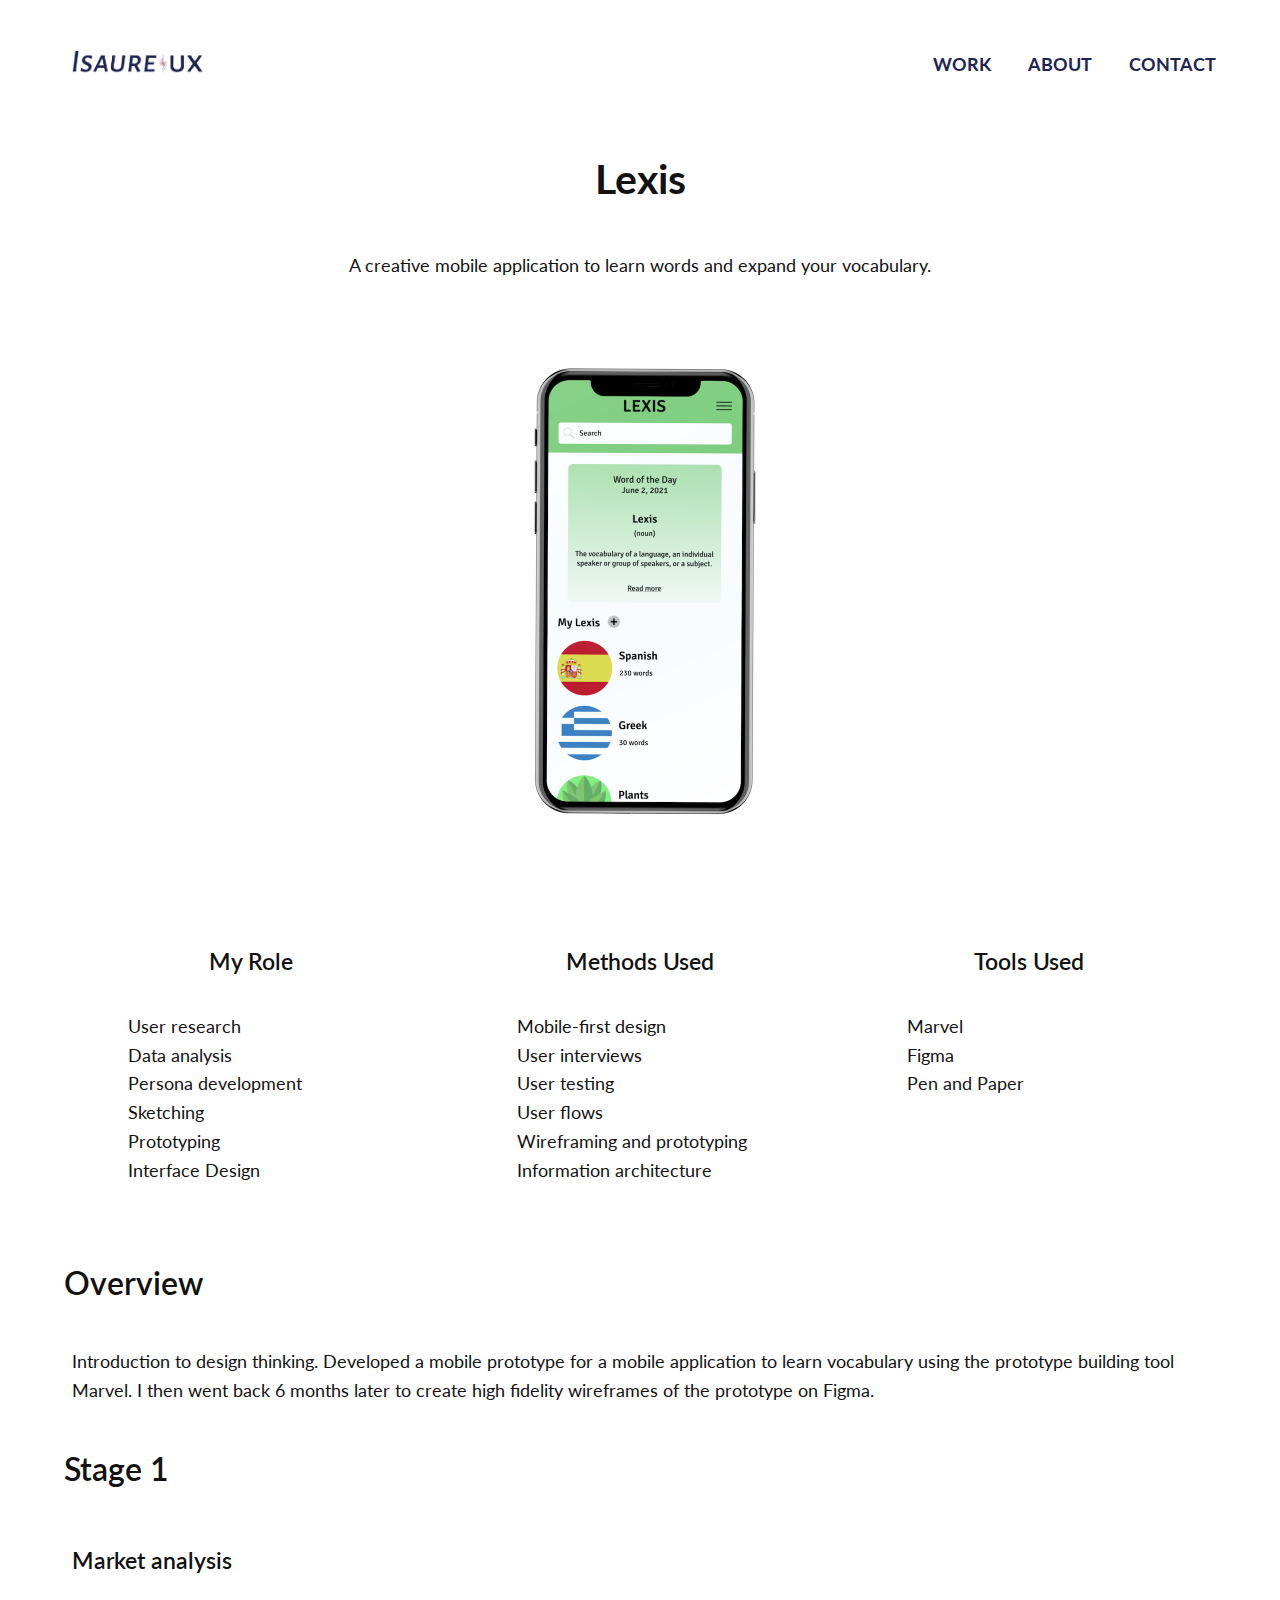
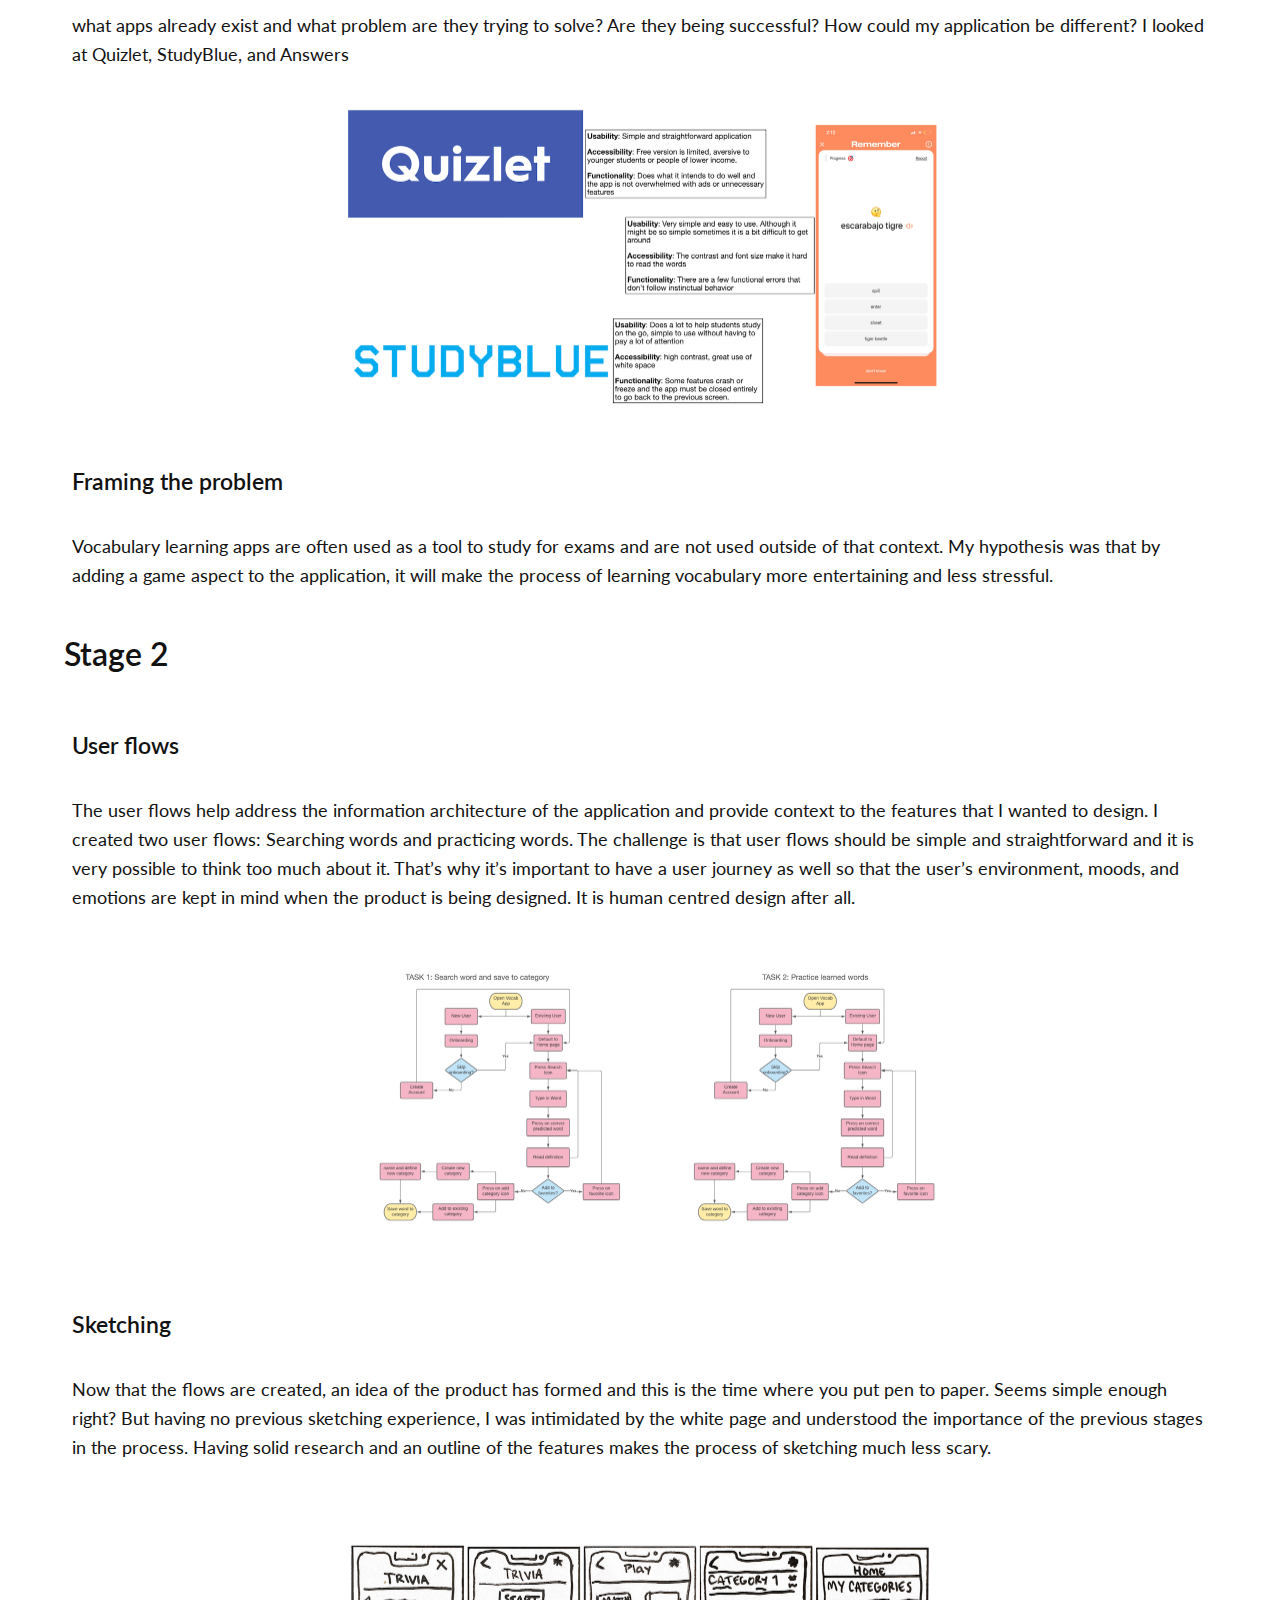
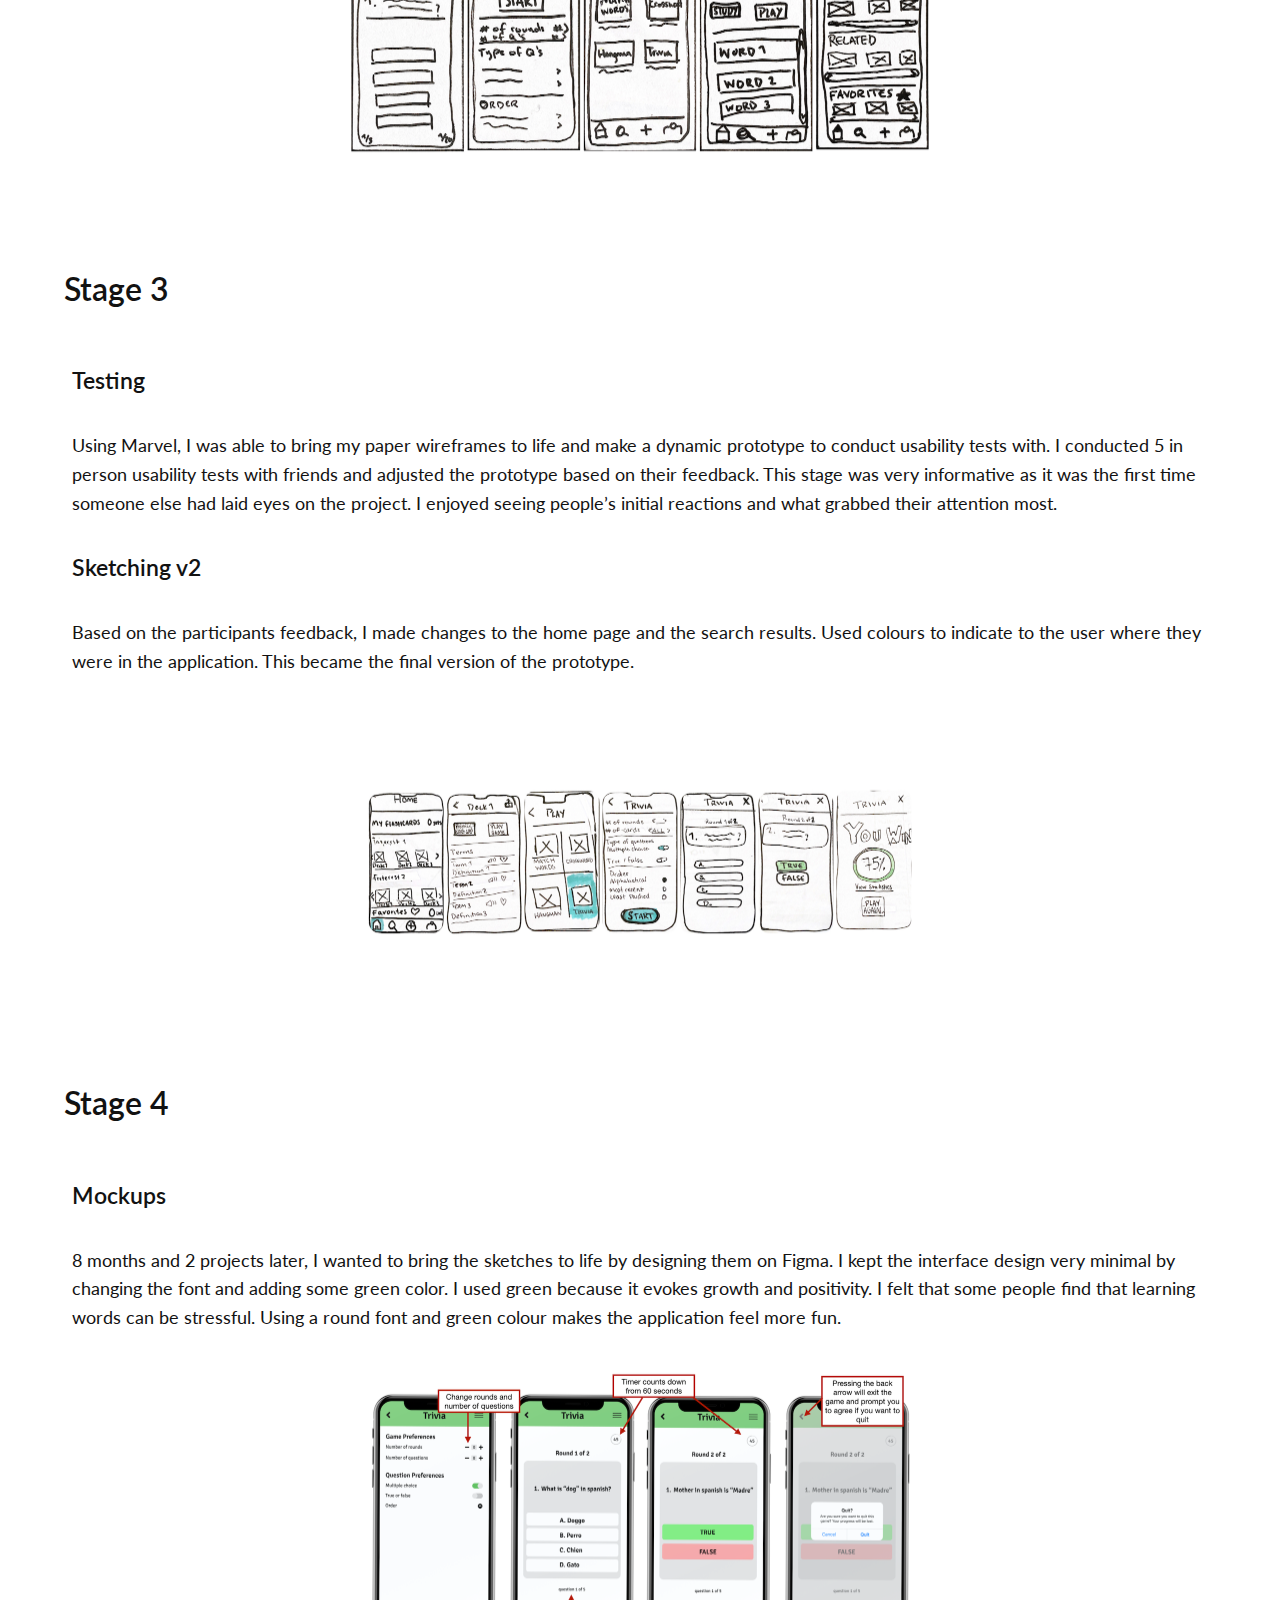
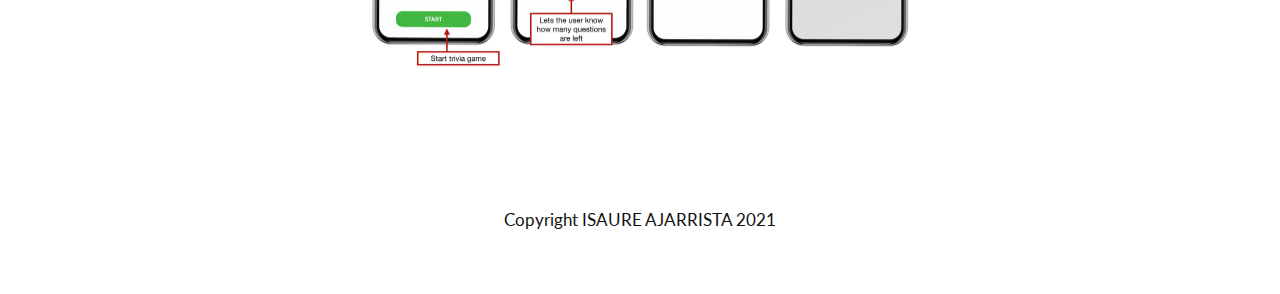
<file: lexis.html>
<!DOCTYPE html>
<html lang="en" dir="ltr">

<head>
  <meta charset="utf-8">
  <title>Isaure Ajarrista UX Designer Montreal</title>
  <link href="https://cdn.jsdelivr.net/npm/bootstrap@5.0.0-beta3/dist/css/bootstrap.min.css" rel="stylesheet" integrity="sha384-eOJMYsd53ii+scO/bJGFsiCZc+5NDVN2yr8+0RDqr0Ql0h+rP48ckxlpbzKgwra6" crossorigin="anonymous">
  <link rel="shortcut icon" href="/favicon_package_v0.16/favicon.ico">
  <link rel="apple-touch-icon" sizes="180x180" href="favicon_package_v0.16/apple-touch-icon.png">
  <link rel="icon" type="image/png" sizes="32x32" href="favicon_package_v0.16/favicon-32x32.png">
  <link rel="icon" type="image/png" sizes="16x16" href="favicon_package_v0.16/favicon-16x16.png">
  <link rel="manifest" href="/site.webmanifest">
  <meta name="msapplication-TileColor" content="#da532c">
  <meta name="theme-color" content="#ffffff">
  <link rel="stylesheet" type="text/css" href="https://necolas.github.io/normalize.css/8.0.1/normalize.css">
  <link rel="stylesheet" type="text/css" href="css/style.css">
  <link rel="preconnect" href="https://fonts.gstatic.com">
  <link href="https://fonts.googleapis.com/css2?family=Lato:wght@400;700&family=Roboto&display=swap" rel="stylesheet">
  <link rel="stylesheet" href="https://use.fontawesome.com/releases/v5.15.3/css/all.css" integrity="sha384-SZXxX4whJ79/gErwcOYf+zWLeJdY/qpuqC4cAa9rOGUstPomtqpuNWT9wdPEn2fk" crossorigin="anonymous">
  <meta name="viewport" content="width=device-width, initial-scale=1">
  <!-- Global site tag (gtag.js) - Google Analytics -->
<script async src="https://www.googletagmanager.com/gtag/js?id=G-KWXFG2XT7S"></script>
<script>
  window.dataLayer = window.dataLayer || [];
  function gtag(){dataLayer.push(arguments);}
  gtag('js', new Date());

  gtag('config', 'G-KWXFG2XT7S');
</script>
</head>

<body>
  <!-- for the header -->
  <header id="header">
    <div class="container align">
      <div class="navtoggle" id="myNavtoggle">
      <a href="index.html"><img src="img/me/banner-v2.png" class="logo" alt="Isaure's Logo"></a>
      <nav class="navigation">
        <ul>
          <li class="nav-container topBotomBordersOut"><a href="index.html">Work</a></li>
          <li class="nav-container topBotomBordersOut"> <a href="about.html#skills">About</a></li>
          <li class="nav-container topBotomBordersOut"><a href="contact.html" onclick="menuToggle()">Contact</a></li>
          <li><a href="javascript:void(0);" class="icon" onclick="menuToggle()"><i class="fas fa-bars"></i></a></li>
        </ul>
      </nav>
    </div>
    </div>
  </header>

  <main>
    <div id="title">
      <!-- Title Container -->
      <div class="container h1-title">
        <h1>Lexis</h1><span>A creative mobile application to learn words and expand your vocabulary. </span>
      </div>
      <!-- project mockup photo -->
      <div id="image">
        <!--container -->
        <picture>
          <source srcset="img/lexis/home-page-mobile.png" media="(max-width:767px)">
          <img src="img/lexis/home-page-mockup.png" alt="lexis case study title mockup">
        </picture>
      </div>
    </div>

  <div class="container methods">
    <!-- row for 3 columns:role, methods, tools used -->
    <div class="row" id="summary">
      <!-- column 1 my role -->
      <div class="column col-sm-4 col-md-4 col-lg-4">
        <div class="methods-h3">
        <h3>My Role</h3>
      </div>
        <ul>
          <li>User research</li>
          <li>Data analysis</li>
          <li>Persona development</li>
          <li>Sketching</li>
          <li>Prototyping</li>
          <li>Interface Design</li>
        </ul>
      </div>

      <!-- column 2 methods used -->
      <div class="column col-sm-4 col-md-4 col-lg-4">
        <div class="methods-h3">
        <h3>Methods Used</h3>
      </div>
        <ul>
          <li>Mobile-first design</li>
          <li>User interviews</li>
          <li>User testing</li>
          <li>User flows</li>
          <li>Wireframing and prototyping</li>
          <li>Information architecture</li>
        </ul>
      </div>

      <!-- column 3 tools used -->
      <div class="column col-sm-4 col-md-4 col-lg-4">
        <div class="methods-h3">
        <h3>Tools Used</h3>
      </div>
        <ul>
          <li>Marvel</li>
          <li>Figma</li>
          <li>Pen and Paper</li>
        </ul>
      </div>
    </div>
  </div>

    <div id="intro" class="container">
     <!-- overview -->
     <div>
       <h2>Overview</h2>
       <p> Introduction to design thinking. Developed a mobile prototype for a mobile application to learn vocabulary using the prototype building tool Marvel. I then went back 6 months later to create high fidelity wireframes of the prototype on Figma.</p>
     </div>

     <!-- Stage 1 -->
     <div>
       <h2>Stage 1</h2>
       <div>
         <h3>Market analysis</h3> <p>what apps already exist and what problem are they trying to solve? Are they being successful? How could my application be different? I looked at Quizlet, StudyBlue, and Answers</p>
         <!-- picture -->
          <div id="image">
          <picture>
            <source srcset="img/lexis/competitive-analysis-mobile.png" media="(max-width:767px)">
            <img src="img/lexis/competitive-analysis.png" alt="competitive analysis">
          </picture>
        </div>
         <h3>Framing the problem</h3> 
         <p>Vocabulary learning apps are often used as a tool to study for exams and are not used outside of that context. My hypothesis was that by adding a game aspect to the application, it will make the process of learning vocabulary more entertaining and less stressful. </p>
       </div>
     </div>

     <!-- stage 2 -->
     <div>
       <h2>Stage 2</h2>
       <div>
         <h3>User flows </h3>
         <p>The user flows help address the information architecture of the application and provide context to the features that I wanted to design. I created two user flows: Searching words and practicing words. The challenge is that user flows should be simple and straightforward and it is very possible to think too much about it. That’s why it’s important to have a user journey as well so that the user’s environment, moods, and emotions are kept in mind when the product is being designed. It is human centred design after all.</p>
         <!-- picture -->
          <div id="image">
          <picture>
            <source srcset="img/lexis/user-flows-mobile.jpeg" media="(max-width:767px)">
            <img src="img/lexis/user-flows.jpeg" alt="affinity board">
          </picture>
        </div>
         <h3>Sketching</h3> 
         <p>Now that the flows are created, an idea of the product has formed and this is the time where you put pen to paper. Seems simple enough right? But having no previous sketching experience, I was intimidated by the white page and understood the importance of the previous stages in the process. Having solid research and an outline of the features makes the process of sketching much less scary. </p>
         <!-- picture -->
          <div id="image">
          <picture>
            <source srcset="img/lexis/wireframesv2-mobile.png" media="(max-width:767px)">
            <img src="img/lexis/wireframesv2.png" alt="sketches">
          </picture>
        </div>
       </div>
     </div>

     <!-- stage 3 -->
     <div>
       <h2>Stage 3</h2>
       <div>
         <h3>Testing</h3> 
         <p>Using Marvel, I was able to bring my paper wireframes to life and make a dynamic prototype to conduct usability tests with. I conducted 5 in person usability tests with friends and adjusted the prototype based on their feedback. This stage was very informative as it was the first time someone else had laid eyes on the project. I enjoyed seeing people’s initial reactions and what grabbed their attention most.</p>
         <h3>Sketching v2</h3>
         <p> Based on the participants feedback, I made changes to the home page and the search results. Used colours to indicate to the user where they were in the application. This became the final version of the prototype.</p>
         <!-- picture -->
          <div id="image">
          <picture>
            <source srcset="img/lexis/wireframes-mobile.jpeg" media="(max-width:767px)">
            <img src="img/lexis/wireframes.jpeg" alt="sketches">
          </picture>
        </div>
       </div>
     </div>

     <!-- stage 4 -->
     <div>
       <h2>Stage 4</h2>
       <div>
        <h3>Mockups</h3> 
        <p>8 months and 2 projects later, I wanted to bring the sketches to life by designing them on Figma. I kept the interface design very minimal by changing the font and adding some green color. I used green because it evokes growth and positivity. I felt that some people find that learning words can be stressful. Using a round font and green colour makes the application feel more fun.<p>
       </div>
       <!-- picture -->
          <div id="image">
          <picture>
            <source srcset="img/lexis/lexis-mockups-mobile.png" media="(max-width:767px)">
            <img src="img/lexis/lexis-mockups.png" alt="lexis mockup">
          </picture>
        </div>
     </div>
    </div>

  </main>

   <!-- for the footer -->
  <footer id="contact">
      <div class="socials">
      <!-- social media layout and placeholders -->
      <a href="https://www.linkedin.com/in/isaure/"><i class="fab fa-linkedin"></i></a>
      <a href="https://medium.com/@isaureaja"><i class="fab fa-medium"></i></a>
    </div>
    <div class="copyright">
      <p>Copyright ISAURE AJARRISTA 2021</p>
    </div>
  </footer>

  <!-- js script -->
  <script src="https://code.jquery.com/jquery-3.6.0.min.js" integrity="sha256-/xUj+3OJU5yExlq6GSYGSHk7tPXikynS7ogEvDej/m4=" crossorigin="anonymous"></script>
  <script src="js/script.js"></script>
</body>

</html>
</file>
<file: css/style.css>
*{
  box-sizing: border-box;
}

html {
  scroll-behavior: smooth;
}

body {
  background-color: #ffffff;
  font-family: 'Lato', sans-serif;
  font-size: 16px;
  font-weight: 400;
  line-height: 1.6;
  color: #121212;
}

h1, h2, h3, h4 {
  line-height: 1.4;
}

h1{
  font-size: 2.25em;
  font-weight: 700;
  text-align: center;
}

h2{
  font-size: 1.75em;
  font-weight: 600;
}

h3 {
  font-size: 1.25em;
  font-weight: 600;
}

img{
  position:static;
  width: 100%;
}

video {
  width: 100%;
}

a{
  color: #1d254e;
  text-decoration: none;
}
a:hover,
a:focus {
  color: #1d254e;
}
a:active{
  color: #1d254e;
}


/* Layout styling */
header {
  background-color: white;
  padding: 10px 0 4px;
  position: fixed;
  width: 100%;
}

nav > ul {
  list-style-type: none;
  padding: 0;
  margin: 0;
}

nav > ul > li > a {
  text-transform: uppercase;
  font-family: 'Lato', sans-serif;
  font-weight: 700;
  color: #1d254e;
  display: inline-block;
  padding: 0 16px;
  position: relative;
  z-index: 0;
  cursor: pointer;
}
nav > ul > li > a:hover{
  opacity: 0.8;
}
nav > ul > li > a:active{
  color: 	#1d254e;
}

#projects{
  margin-bottom: 64px;
}

#projects a {
  text-decoration: underline;
}

.fas.fa-angle-right{
  font-size: 20px;
  position: relative;
  top: 2px;
}


.navtoggle li:not(:last-child){
  display: none;
}

.navtoggle, .navtoggle.responsive {
  position: relative;
}

.navtoggle li .icon {
  position: absolute;
  right: 0;
  top: 2px;
  font-size: 20px;
  padding-right: 0;
  padding-top: 10px;
}

.navtoggle.responsive li {
  display: block;
  padding: 10px 0;
  
}

.navtoggle.responsive nav {
  padding: 24px 0 0;
}

.navtoggle.responsive li:last-child{
  padding: 0 0 10px;
}


main {
  padding-top: 67px;
}

.container {
  padding: 0 16px;
  max-width: 1200px;
  margin-left: auto;
  margin-right: auto;
}

#projects h2{
  text-align: left;
}

.img_wrap{
  display: block;
  position: relative;
  height: auto;
  width: 100%;
}

.overlay {
  position: absolute;
  top: 0;
  bottom: 0;
  left: 0;
  right: 0;
  height: 100%;
  width: 100%;
  opacity: 0;
  transition: .5s ease;
  background-color: #fbfbfb;
}
.overlay:hover{
  opacity: 1;
}

.text{
  color: black;
  font-size: 20px;
  position: absolute;
  top: 50%;
  left: 50%;
  -webkit-transform: translate(-50%, -50%);
  -ms-transform: translate(-50%, -50%);
  transform: translate(-50%, -50%);
  text-align: center;
}



#hero {
  background-color: #fff;
  padding: 20px 0;
  display: inline-block;
  width: 100%;
  text-align: center;
}

#hero span {
  display: block;
}


.personal-image img{
  border-radius: 50%;
  display: block;
  align-items: center;
  justify-content: center;
  margin-left: auto;
  margin-right: auto;
  width: 50%;
}

.h3{
  margin-top: 0;
}

.about {
  margin-top: 16px;
  padding-right: 50px;
}

.skills {
  text-align: center;
}

#aboutme {
  margin-top: 40px;
}

#aboutme .column{
  padding: 0 16px;
}
#aboutme ul{
  list-style-type: none;
}


.container h1{
  text-align: center;
  padding: 16px 0;
}

.callout {
  background-color: #e9f1fc;
  border: 2px solid #1d254e;
  display: flex;
  flex-flow: row wrap;
  justify-content: flex-start;
  margin: 56px auto;
  padding: 16px 8px;
  width: 100%;  
}

.quote {
  font-size: 18px;
  font-style: italic;
  font-weight: 500;
  text-align: center;
  padding-bottom: 16px;
}


.h1-title{
  margin-bottom: 0;
}

.title-h3 {
  text-align: center; 
}

.view-more {
  text-align: center;
}

#title span {
  display: block;
  text-align: center;
  margin-bottom: 8px;
}

[class*="col-"]{
  float: left;
  padding: 10px;
}


.row::after{
  clear: both;
  content: "";
  display: table;
}

.copyright{
  font-size: .95em;
  padding-top: 36px;
  padding-bottom: 36px;
  text-align: center;
}

.methods .column {
  padding: 16px 72px;
}

.methods .row {
  flex-flow: row wrap;
}

.methods-h3{
  text-align: center;
}

.methods ul{
  list-style-type: none;
  padding-left: 0;
}

.container p{
  padding-left: 16px;
  padding-right: 16px;
}

.container h2 {
  padding: 16px 8px;
}

.container h3 {
  padding: 12px 16px;
}

#contact h2 {
  text-align: center;
  margin-top: 80px;
  padding-bottom: 0;
}

.error-image{
  display: block;
  margin-left: auto;
  margin-right: auto;
  width: 50%;

}



.container .scroll {
  padding-left: 16px;
  display: flex;
  justify-content: flex-end;
}

.socials {
  text-align: center;
}

.fab.fa-linkedin, .fab.fa-medium {
  font-size: 2em;
  margin: 16px;
  margin-left: 0;
}

.error-message {
  text-align: center;
  margin-top: 18px;
}


/* device styling */
/* ==============================
Medium devices (640px and larger)
================================= */
@media only screen and (min-width: 641px) {
  header {
    text-align: unset;
    padding: 20px 0 13px;
  }

  nav {
    width: auto;
    display: flex;
    justify-content: flex-end;
    align-items: center;
    float: right;
    margin-top: 4px;
  }

  nav > ul {
    margin: 1em 0;
  }

  nav > ul > li {
  display: inline-block;
  }

  .navtoggle li:not(:last-child){
    display: inline-block;
  }

  .navtoggle li:last-child{
    display: none;
  }

  main {
    padding-top: 99.8px;
  }

  body{
    font-size: 18px;
  }

  .logo{
    max-width: 150px;
    position: relative;
  }




  .col-md-3 {
    width: 25%;
  }

  .col-md-4{
    width: 33.3%;
  }

  .col-md-6 {
    width: 50%;
  }

  .resume{
    display: flex;
    justify-content: center;
    align-items: center;
  }
  
  .align > ul {
    display: flex;
    justify-content: flex-end;
    align-content: center;
  }

  #image {
    justify-content: center space-around;
    margin: auto;
    max-width: 600px;
  }
}

/* ==============================
Large devices (1024px or larger)
================================= */
@media only screen and (min-width: 992px) {

  .col-lg-2 {
    display: block;
    width: 16.66%;
    margin-left: auto;
    margin-right: auto;
  }
  .col-lg-3 {
    width: 25%;
  }

  .col-lg-4{
    width: 33.33%;
  }
  .col-lg-5 {
  width: 41.66%;
  }

  .col-lg-6{
    width: 50%;
  }

  .col-lg-7 {
  width: 58.33%
  }


  .resume{
    display: flex;
    justify-content: flex-start;
    align-items: center;
  }
}
/* ==============================
X-large devices (1440px or larger)
================================= */
@media only screen and (min-width: 1440px) {
}

@media only screen and (max-width: 639px){
.column{
  width: 100%;
  float: left;
  }

  .col-sm-3{
    width: 33.33%;
  }
}



/* illustration animation */
.berlin-illustration {
  width: 100%;
  max-width: 100%;
  height: auto;
}

@keyframes color-change {
  0% {fill: #edc655;}
  50% {fill: #fcffad;}
  100% {fill: #f76414;}
}

.sun {
  animation: 4s color-change infinite alternate linear;
}

@keyframes cloud-move {
  from {transform: translate(0, 50px);}
  to {transform: translate(200px, 50px);}
}

.cloud-front {
  animation: 30s cloud-move infinite alternate linear;
}

@keyframes cloud-move-reverse {
  from {transform: translate(446px, 48px);}
  to {transform: translate(100px, 48px);}
}

.cloud-back {
  animation: 34s cloud-move-reverse infinite alternate linear;
}

/* navigation bar animation */
li.topBotomBordersOut a:before, li.topBotomBordersOut a:after
{
    position: absolute;
    left: 0px;
    width: 100%;
    height: 2px;
    background: #1d254e;
    content: "";
    opacity: 0;
    transition: all 0.3s;
}

li.topBotomBordersOut a:before
{
    top: 0px;
    transform: translateY(10px);
}

li.topBotomBordersOut a:after
{
    bottom: 0px;
    transform: translateY(-10px);
}

li.topBotomBordersOut a:hover:before, li.topBotomBordersOut a:hover:after
{
    opacity: 1;
    transform: translateY(0px);
}

/* buttons */
.button {
  display: inline-block;
  background-color: #1d254e;
  color: white;
  font-weight: 400;
  text-decoration: none;
  padding: 8px;
  border-bottom: 2px solid #0e3976;
  transition-duration: 0.5s ;
  transition-property: opacity;
  margin-left: 16px;
  border-radius: 8px;
}
.button:hover {
  color: #fff;
  background-color: #1d254e;
}
.button:active{
  color:#fff;
}


.button.contact {
  background-color: transparent;
  color: #1d254e;
  text-transform: uppercase;
  border: 2px solid #1752a8;
  display: inline-block;
  margin: 16px;
  transition-duration: 0.5s ;
  transition-property: opacity;
}
.button.contact:hover {
  background-color: #1d254e;
  color: #ffffff;
}
.button.contact:active{
  color: #ffffff;
}

.button.resume {
  background-color: white;
  color: #1d254e;
  text-transform: uppercase;
  text-align: center;
  border: 2px solid #0e3976;
  transition-duration: 0.5s ;
  transition-property: opacity;
  width: auto;
  margin-bottom: 32px;
}
.button.resume:hover {
  background-color: #0e3976;
  color: #ffffff;
}
.button.resume:active{
  color: #ffffff;
}

#myBtn {
  display: none;
  position: fixed;
  bottom: 20px;
  right: 30px;
  z-index: 99;
  font-size: 18px;
  text-transform: uppercase;
  border: none;
  outline: none;
  background-color: #1d254e ;
  color: white;
  cursor: pointer;
  padding: 16px;
  border-radius: 100%;
}
#myBtn:hover {
  background-color: #1d254e;
}
</file>
